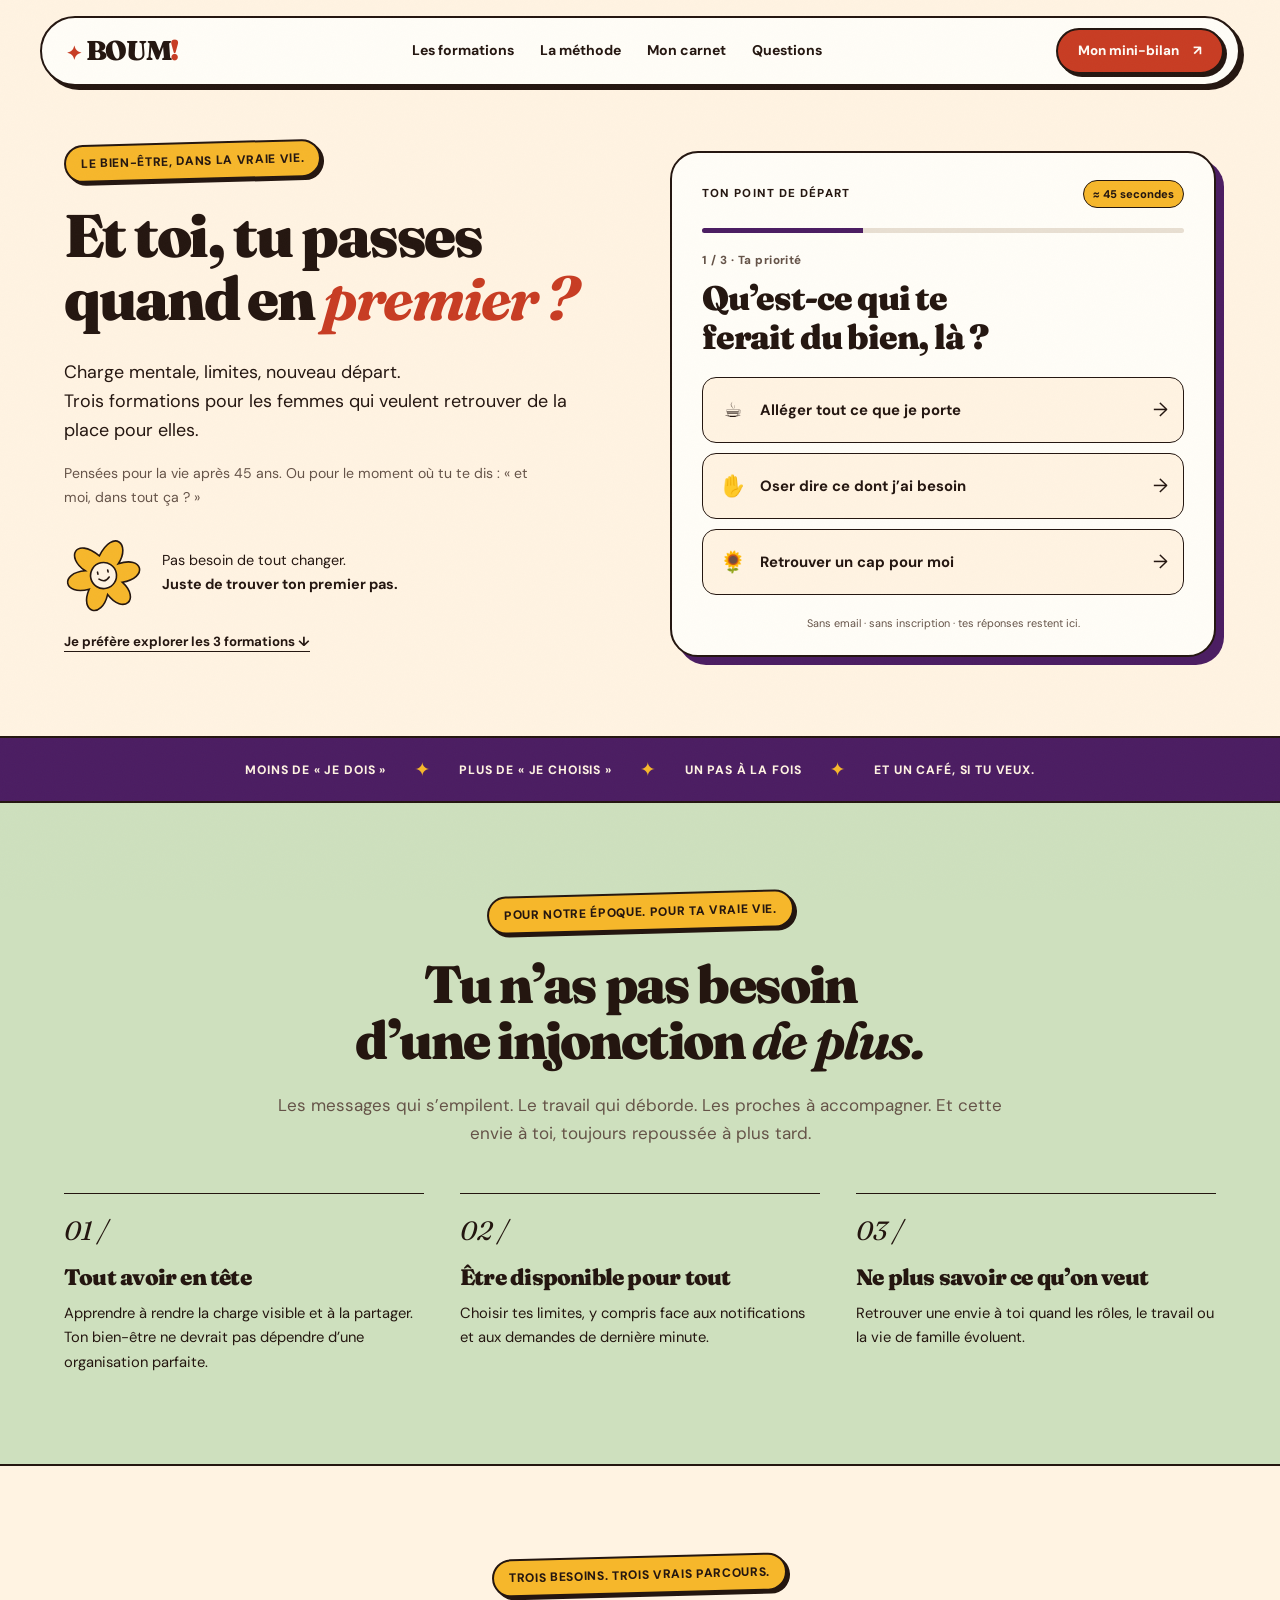
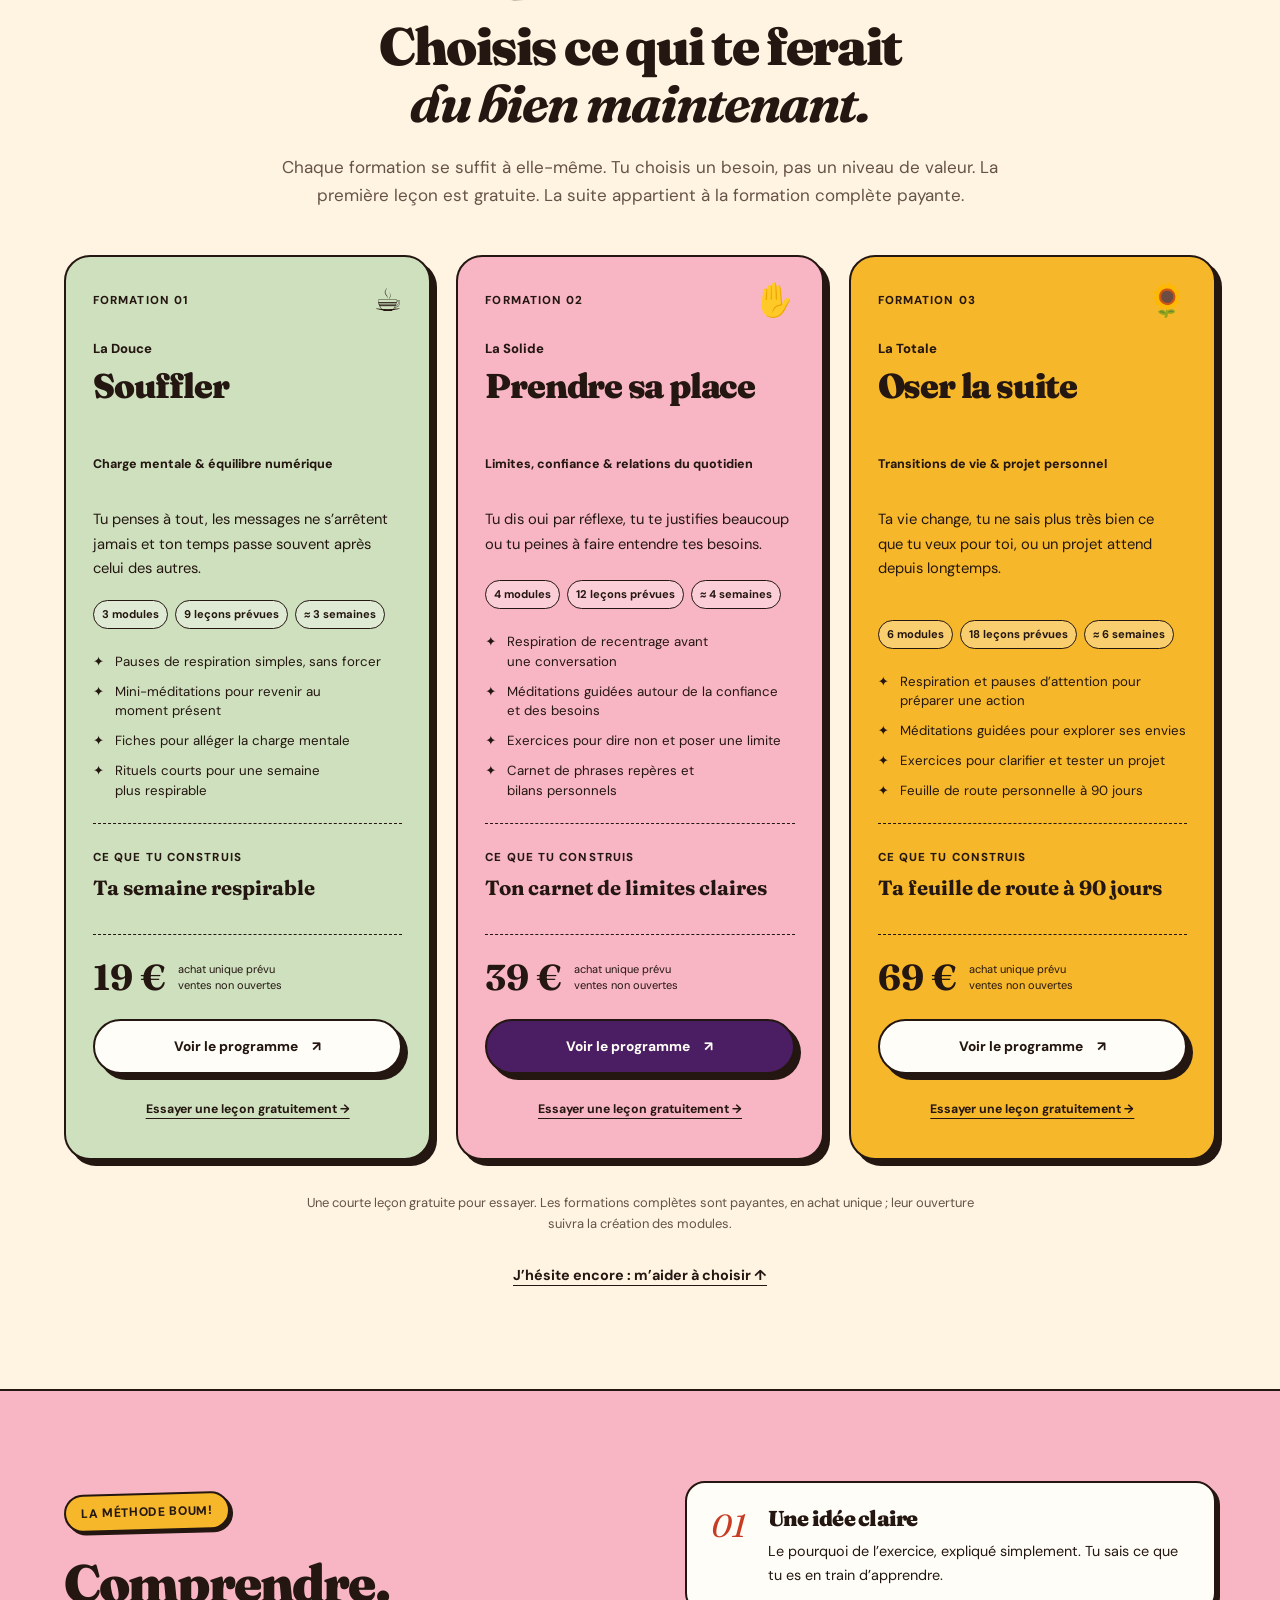
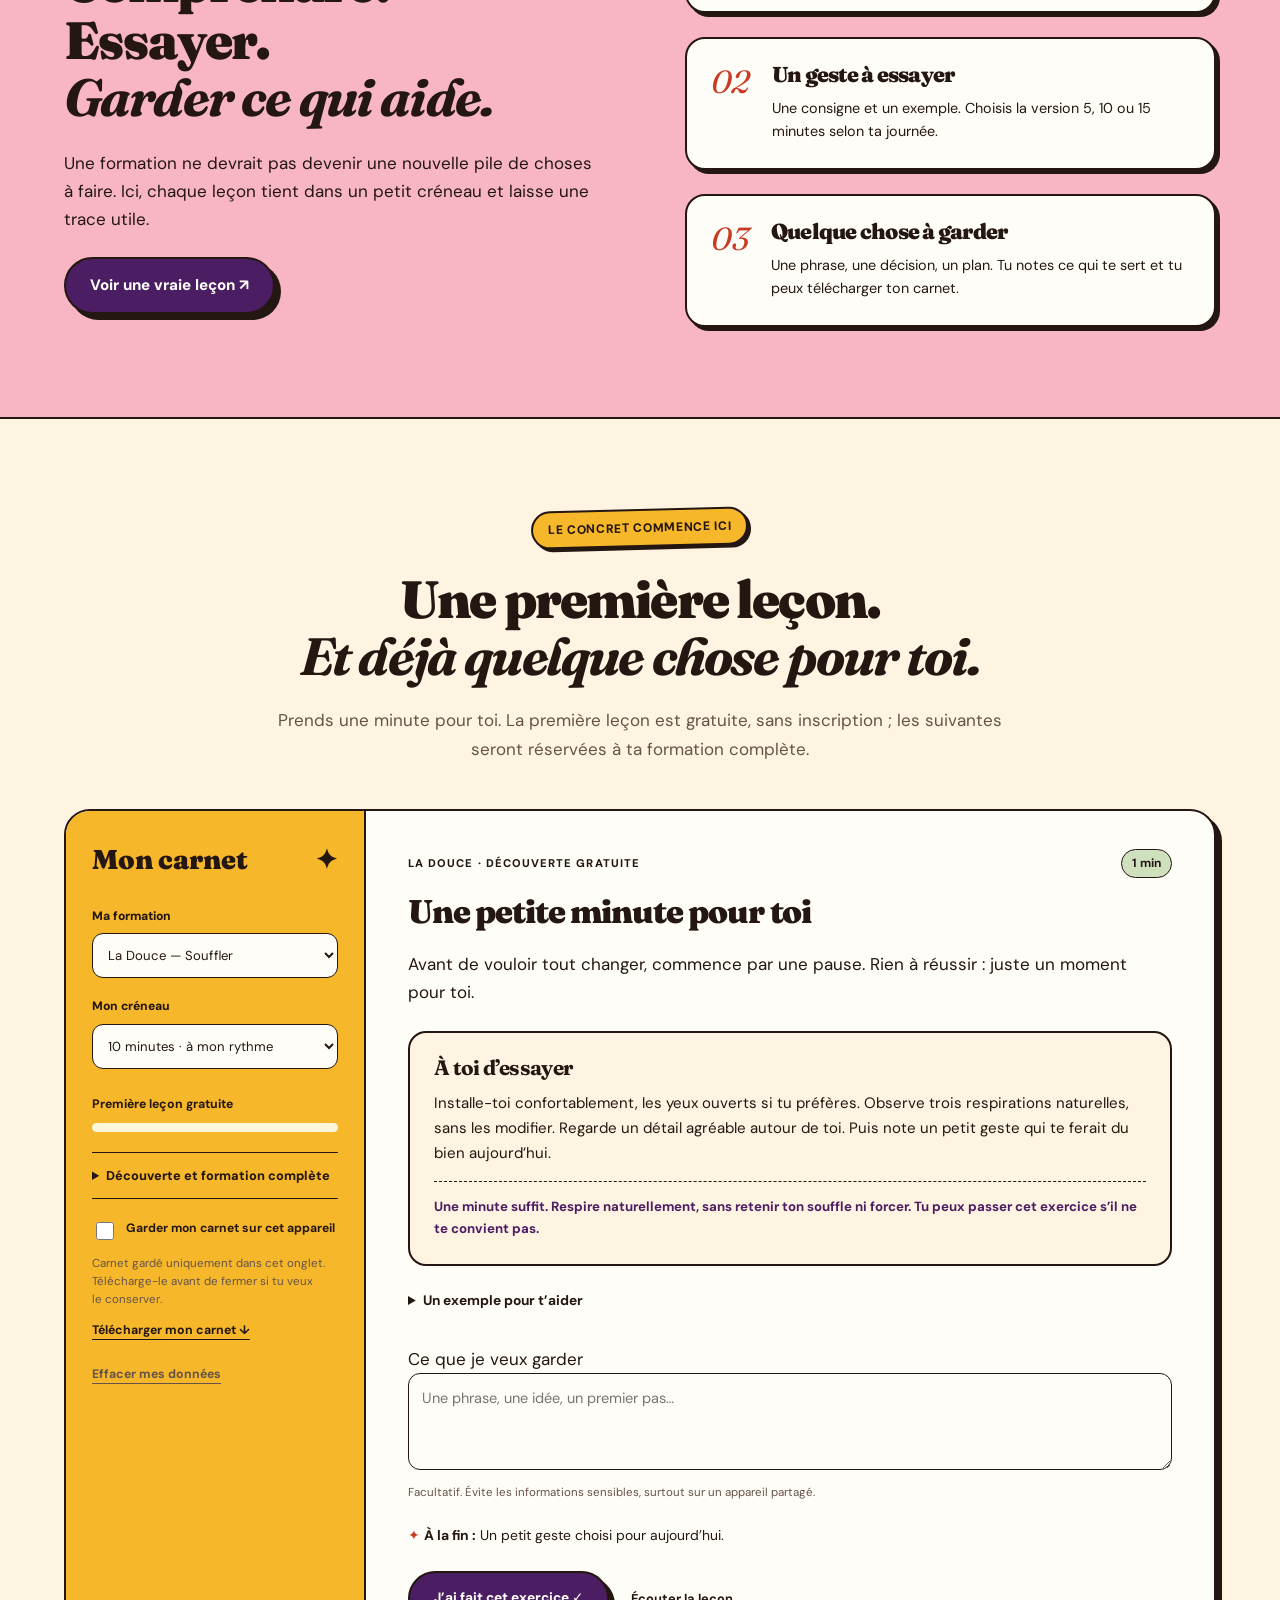
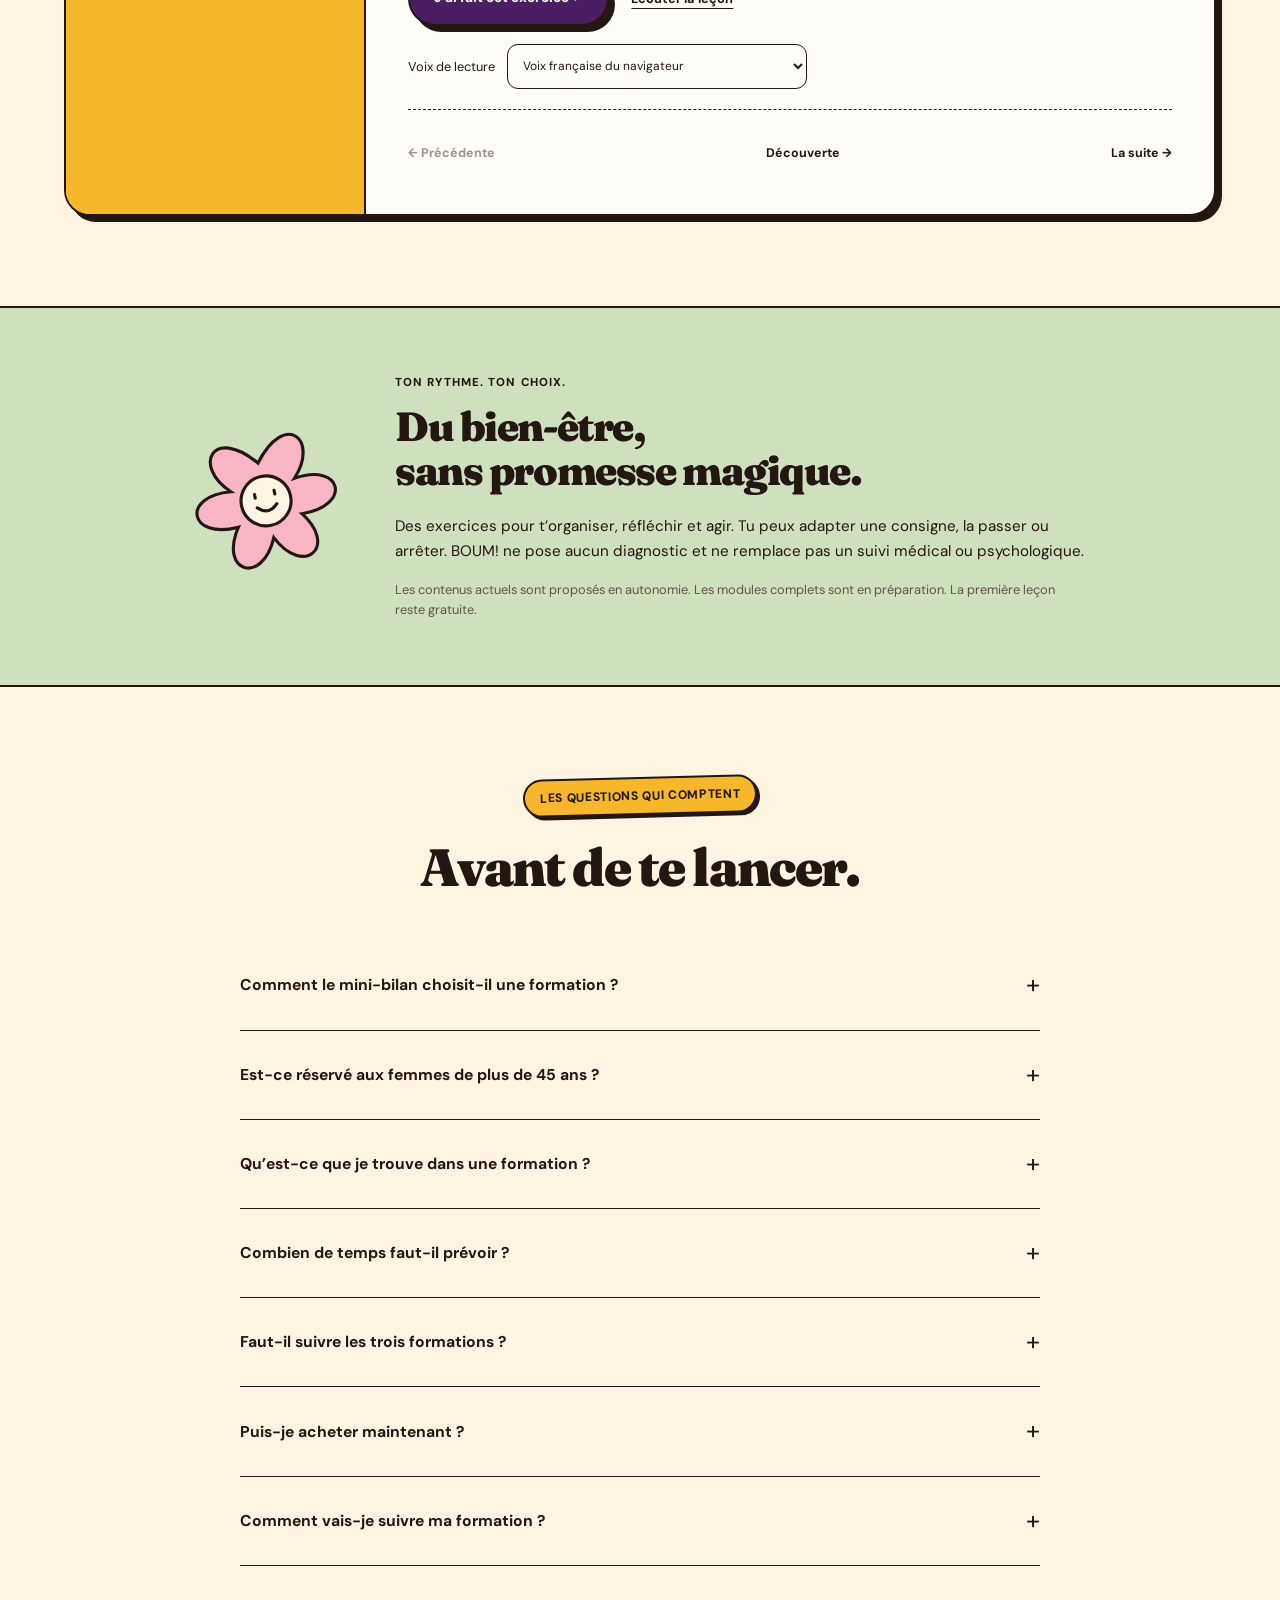
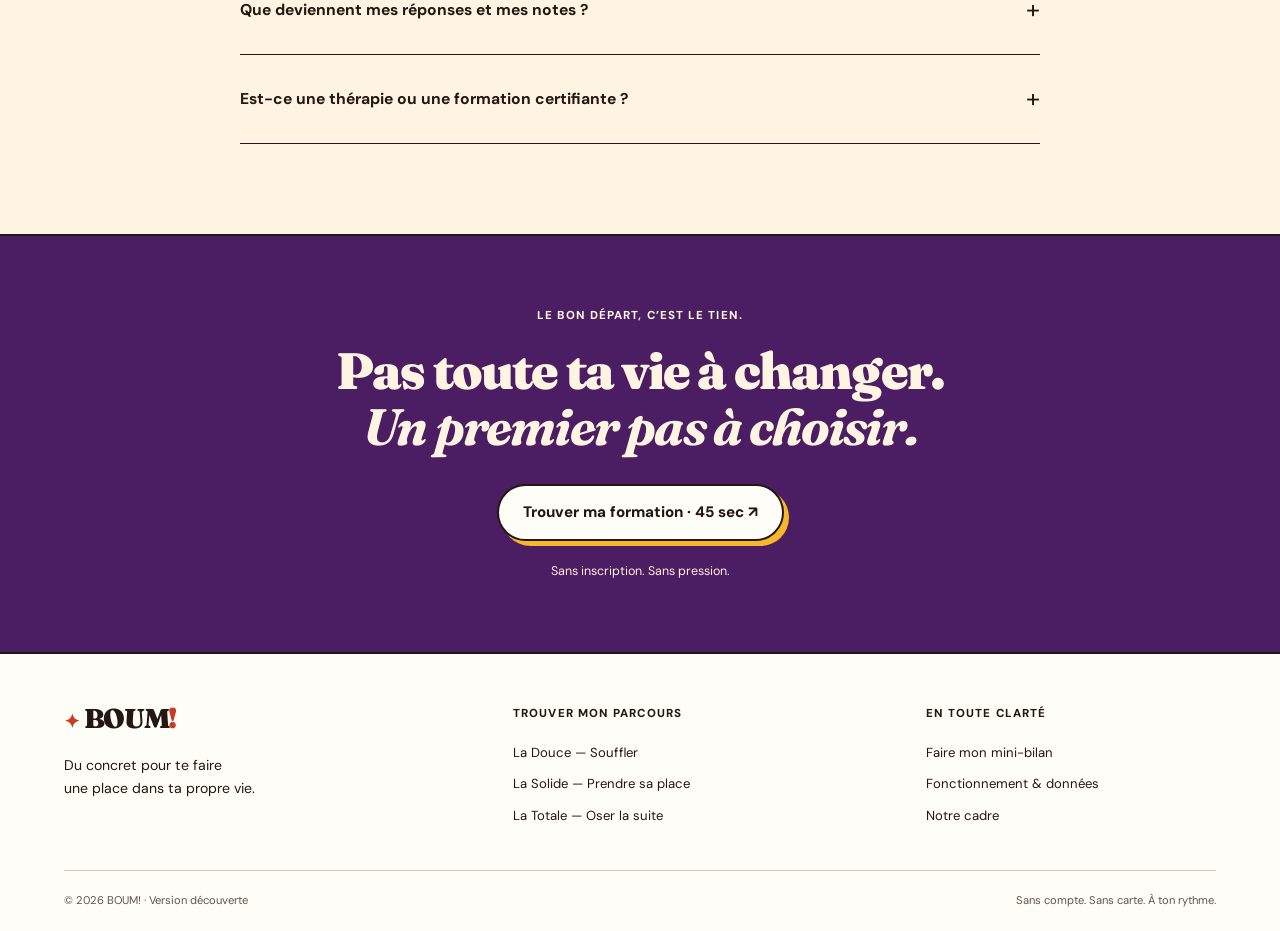
<file: index.html>
<!doctype html>
<html lang="fr"><head><meta charset="utf-8"><meta name="viewport" content="width=device-width, initial-scale=1">
<title>BOUM! — 3 formations bien-être pour femmes</title><meta name="description" content="Charge mentale, confiance, nouveau départ : trouve ta formation bien-être avec le mini-bilan BOUM!. Des leçons concrètes, à ton rythme. Découverte gratuite."><link rel="canonical" href="https://samirneo.github.io/MAMA/">
<meta name="theme-color" content="#FFF3E2"><meta name="robots" content="index,follow,max-image-preview:large">
<meta property="og:type" content="website"><meta property="og:locale" content="fr_FR"><meta property="og:site_name" content="BOUM!"><meta property="og:title" content="BOUM! — 3 formations bien-être pour femmes"><meta property="og:description" content="Charge mentale, confiance, nouveau départ : trouve ta formation bien-être avec le mini-bilan BOUM!. Des leçons concrètes, à ton rythme. Découverte gratuite."><meta property="og:url" content="https://samirneo.github.io/MAMA/"><meta property="og:image" content="https://samirneo.github.io/MAMA/assets/boum-partage.png"><meta property="og:image:width" content="1200"><meta property="og:image:height" content="630"><meta property="og:image:alt" content="BOUM! — Souffler, prendre sa place, oser la suite.">
<meta name="twitter:card" content="summary_large_image"><meta name="twitter:title" content="BOUM! — 3 formations bien-être pour femmes"><meta name="twitter:description" content="Charge mentale, confiance, nouveau départ : trouve ta formation bien-être avec le mini-bilan BOUM!. Des leçons concrètes, à ton rythme. Découverte gratuite."><meta name="twitter:image" content="https://samirneo.github.io/MAMA/assets/boum-partage.png">
<link rel="icon" href="assets/favicon.svg" type="image/svg+xml"><link rel="preconnect" href="https://fonts.googleapis.com"><link rel="preconnect" href="https://fonts.gstatic.com" crossorigin>
<link href="https://fonts.googleapis.com/css2?family=Fraunces:ital,opsz,wght@0,9..144,500;0,9..144,700;0,9..144,900;1,9..144,700;1,9..144,900&family=DM+Sans:wght@400;500;600;700;800&display=swap" rel="stylesheet">
<link rel="stylesheet" href="site.css"><script type="application/ld+json">{"@context":"https://schema.org","@graph":[{"@type":"WebSite","name":"BOUM!","url":"https://samirneo.github.io/MAMA/","inLanguage":"fr-FR"},{"@type":"ItemList","name":"Formations bien-être BOUM!","itemListElement":[{"@type":"ListItem","position":1,"item":{"@type":"Course","@id":"https://samirneo.github.io/MAMA/formations/souffler-charge-mentale/#formation","name":"La Douce — Souffler","description":"Rendre visible ce qui te pèse, alléger les sollicitations et retrouver une place dans ton propre agenda.","url":"https://samirneo.github.io/MAMA/formations/souffler-charge-mentale/","inLanguage":"fr-FR","provider":{"@type":"Organization","name":"BOUM!","url":"https://samirneo.github.io/MAMA/"},"educationalLevel":"Débutant","teaches":"Repartir avec une carte de ta charge mentale, une règle numérique et une semaine plus respirable.","hasCourseInstance":{"@type":"CourseInstance","courseMode":"online","inLanguage":"fr-FR"}}},{"@type":"ListItem","position":2,"item":{"@type":"Course","@id":"https://samirneo.github.io/MAMA/formations/confiance-limites/#formation","name":"La Solide — Prendre sa place","description":"Clarifier tes besoins, formuler un non et préparer des conversations plus claires, à la maison comme au travail.","url":"https://samirneo.github.io/MAMA/formations/confiance-limites/","inLanguage":"fr-FR","provider":{"@type":"Organization","name":"BOUM!","url":"https://samirneo.github.io/MAMA/"},"educationalLevel":"Débutant","teaches":"Repartir avec tes phrases repères, une conversation préparée et des limites que tu peux tenir.","hasCourseInstance":{"@type":"CourseInstance","courseMode":"online","inLanguage":"fr-FR"}}},{"@type":"ListItem","position":3,"item":{"@type":"Course","@id":"https://samirneo.github.io/MAMA/formations/nouveau-cap-projet-personnel/#formation","name":"La Totale — Oser la suite","description":"Faire de la place à tes envies et transformer un « un jour » en une petite expérience, puis en un cap concret.","url":"https://samirneo.github.io/MAMA/formations/nouveau-cap-projet-personnel/","inLanguage":"fr-FR","provider":{"@type":"Organization","name":"BOUM!","url":"https://samirneo.github.io/MAMA/"},"educationalLevel":"Débutant","teaches":"Repartir avec un projet clarifié, un premier essai et une feuille de route personnelle à 90 jours.","hasCourseInstance":{"@type":"CourseInstance","courseMode":"online","inLanguage":"fr-FR"}}}]}]}</script>
<script src="formations.js" defer></script><script src="programme-core.js" defer></script><script src="script.js" defer></script><script src="programme.js" defer></script></head><body><div class="sun-cursor" id="sunCursor" aria-hidden="true">☀</div><a class="skip" href="#contenu">Aller au contenu</a><header class="nav" id="nav"><div class="nav__inner"><a class="logo" href="./" aria-label="BOUM! — accueil"><span aria-hidden="true">✦</span> BOUM<span>!</span></a><nav id="navLinks" class="nav__links" aria-label="Navigation principale"><a href="#formules">Les formations</a><a href="#methode">La méthode</a><a href="#programme">Mon carnet</a><a href="#faq">Questions</a></nav><a class="btn btn--small nav__cta" href="#bilan">Mon mini-bilan <span aria-hidden="true">↗</span></a><button class="burger" id="burger" aria-label="Ouvrir le menu" aria-expanded="false" aria-controls="navLinks"><span></span><span></span></button></div></header><main id="contenu">
<section class="hero" id="top"><div class="wrap hero__grid"><div class="hero__copy"><p class="eyebrow">Le bien-être, dans la vraie vie.</p><h1>Et toi, tu passes<br> quand en <em>premier&nbsp;?</em></h1><p class="hero__lead">Charge mentale, limites, nouveau départ.<br> Trois formations pour les femmes qui veulent retrouver de la place pour elles.</p><p class="hero__audience">Pensées pour la vie après 45 ans. Ou pour le moment où tu te dis&nbsp;: «&nbsp;et moi, dans tout ça&nbsp;?&nbsp;»</p><div class="hero__note"><svg class="flower" viewBox="0 0 120 120" fill="none" aria-hidden="true"><path d="M60 33C30-4 8 25 34 51C-6 46-7 82 34 80C11 112 43 130 60 94C77 130 109 112 86 80C127 82 126 46 86 51C112 25 90-4 60 33Z" fill="currentColor" stroke="#241610" stroke-width="2.5"/><circle cx="60" cy="64" r="20" fill="#FFF3E2" stroke="#241610" stroke-width="2.5"/><path d="M52 68Q60 76 68 68M52 57v3m16-3v3" stroke="#241610" stroke-width="2.5" stroke-linecap="round"/></svg><span>Pas besoin de tout changer.<br><strong>Juste de trouver ton premier pas.</strong></span></div><a class="text-link hero__browse" href="#formules">Je préfère explorer les 3 formations ↓</a></div>
<section class="finder" id="bilan" aria-labelledby="finderTitle"><div class="finder__top"><span class="label">Ton point de départ</span><span class="finder__badge">≈ 45 secondes</span></div><div class="finder__progress" aria-hidden="true"><span id="finderBar"></span></div><div id="finderQuestions"><p class="finder__count" id="finderCount">1 / 3 · Ta priorité</p><h2 id="finderTitle" tabindex="-1">Qu’est-ce qui te ferait du bien, là&nbsp;?</h2><div class="finder__answers" id="finderAnswers"><a href="formations/souffler-charge-mentale/">Alléger tout ce que je porte →</a><a href="formations/confiance-limites/">Oser dire ce dont j’ai besoin →</a><a href="formations/nouveau-cap-projet-personnel/">Retrouver un cap pour moi →</a></div><button type="button" class="finder__back" id="finderBack" hidden>← Revenir à ma réponse</button></div><div id="finderResult" hidden><p class="finder__count">Ton point de départ conseillé</p><h2 id="resultTitle" tabindex="-1"></h2><p id="resultReason"></p><div class="finder__first"><span class="label">À essayer dès aujourd’hui</span><p id="resultAction"></p></div><p id="resultPace" class="small"></p><button type="button" class="btn btn--dark" id="resultStart">Ouvrir ma première leçon →</button><a id="resultDetail" class="text-link" href="#formules">Découvrir le programme complet</a><button type="button" class="finder__back" id="finderRestart">↺ Refaire mon mini-bilan</button></div><p class="finder__privacy">Sans email · sans inscription · tes réponses restent ici.</p><p id="finderStatus" class="sr-only" role="status"></p></section></div></section>
<div class="ticker" aria-hidden="true"><span>MOINS DE « JE DOIS »</span><b>✦</b><span>PLUS DE « JE CHOISIS »</span><b>✦</b><span>UN PAS À LA FOIS</span><b>✦</b><span>ET UN CAFÉ, SI TU VEUX.</span></div>
<section class="section reality" id="manifeste"><div class="wrap"><div class="section-heading"><p class="eyebrow">Pour notre époque. Pour ta vraie vie.</p><h2>Tu n’as pas besoin<br>d’une injonction <em>de plus.</em></h2><p>Les messages qui s’empilent. Le travail qui déborde. Les proches à accompagner. Et cette envie à toi, toujours repoussée à plus tard.</p></div><div class="reality__grid"><article><span aria-hidden="true">01 /</span><h3>Tout avoir en tête</h3><p>Apprendre à rendre la charge visible et à la partager. Ton bien-être ne devrait pas dépendre d’une organisation parfaite.</p></article><article><span aria-hidden="true">02 /</span><h3>Être disponible pour tout</h3><p>Choisir tes limites, y compris face aux notifications et aux demandes de dernière minute.</p></article><article><span aria-hidden="true">03 /</span><h3>Ne plus savoir ce qu’on veut</h3><p>Retrouver une envie à toi quand les rôles, le travail ou la vie de famille évoluent.</p></article></div></div></section>
<section class="section formations" id="formules"><div class="wrap"><div class="section-heading"><p class="eyebrow">Trois besoins. Trois vrais parcours.</p><h2>Choisis ce qui te ferait<br><em>du bien maintenant.</em></h2><p>Chaque formation se suffit à elle-même. Tu choisis un besoin, pas un niveau de valeur. La première leçon est gratuite. La suite appartient à la formation complète payante.</p></div><div class="course-grid"><article class="course-card course-card--sage" id="formule-douce"><div class="course-card__top"><span class="label">FORMATION 01</span><span class="course-card__symbol" aria-hidden="true">☕</span></div><p class="course-card__name">La Douce</p><h3>Souffler</h3><p class="course-card__topic">Charge mentale & équilibre numérique</p><p>Tu penses à tout, les messages ne s’arrêtent jamais et ton temps passe souvent après celui des autres.</p><ul class="course-card__facts"><li>3 modules</li><li>9 leçons prévues</li><li>≈ 3 semaines</li></ul><ul class="course-card__benefits"><li>Pauses de respiration simples, sans forcer</li><li>Mini-méditations pour revenir au moment présent</li><li>Fiches pour alléger la charge mentale</li><li>Rituels courts pour une semaine plus respirable</li></ul><div class="course-card__outcome"><span class="label">Ce que tu construis</span><strong>Ta semaine respirable</strong></div><p class="course-card__price"><strong>19 €</strong> <span>achat unique prévu<br>ventes non ouvertes</span></p><a class="btn btn--paper" href="formations/souffler-charge-mentale/">Voir le programme <span aria-hidden="true">↗</span></a><button type="button" class="text-link" data-course-start="douce">Essayer une leçon gratuitement →</button></article><article class="course-card course-card--pink" id="formule-solide"><div class="course-card__top"><span class="label">FORMATION 02</span><span class="course-card__symbol" aria-hidden="true">✋</span></div><p class="course-card__name">La Solide</p><h3>Prendre sa place</h3><p class="course-card__topic">Limites, confiance & relations du quotidien</p><p>Tu dis oui par réflexe, tu te justifies beaucoup ou tu peines à faire entendre tes besoins.</p><ul class="course-card__facts"><li>4 modules</li><li>12 leçons prévues</li><li>≈ 4 semaines</li></ul><ul class="course-card__benefits"><li>Respiration de recentrage avant une conversation</li><li>Méditations guidées autour de la confiance et des besoins</li><li>Exercices pour dire non et poser une limite</li><li>Carnet de phrases repères et bilans personnels</li></ul><div class="course-card__outcome"><span class="label">Ce que tu construis</span><strong>Ton carnet de limites claires</strong></div><p class="course-card__price"><strong>39 €</strong> <span>achat unique prévu<br>ventes non ouvertes</span></p><a class="btn btn--dark" href="formations/confiance-limites/">Voir le programme <span aria-hidden="true">↗</span></a><button type="button" class="text-link" data-course-start="solide">Essayer une leçon gratuitement →</button></article><article class="course-card course-card--mustard" id="formule-totale"><div class="course-card__top"><span class="label">FORMATION 03</span><span class="course-card__symbol" aria-hidden="true">🌻</span></div><p class="course-card__name">La Totale</p><h3>Oser la suite</h3><p class="course-card__topic">Transitions de vie & projet personnel</p><p>Ta vie change, tu ne sais plus très bien ce que tu veux pour toi, ou un projet attend depuis longtemps.</p><ul class="course-card__facts"><li>6 modules</li><li>18 leçons prévues</li><li>≈ 6 semaines</li></ul><ul class="course-card__benefits"><li>Respiration et pauses d’attention pour préparer une action</li><li>Méditations guidées pour explorer ses envies</li><li>Exercices pour clarifier et tester un projet</li><li>Feuille de route personnelle à 90 jours</li></ul><div class="course-card__outcome"><span class="label">Ce que tu construis</span><strong>Ta feuille de route à 90 jours</strong></div><p class="course-card__price"><strong>69 €</strong> <span>achat unique prévu<br>ventes non ouvertes</span></p><a class="btn btn--paper" href="formations/nouveau-cap-projet-personnel/">Voir le programme <span aria-hidden="true">↗</span></a><button type="button" class="text-link" data-course-start="totale">Essayer une leçon gratuitement →</button></article></div><p class="section-note">Une courte leçon gratuite pour essayer. Les formations complètes sont payantes, en achat unique ; leur ouverture suivra la création des modules.</p><a class="text-link centered" href="#bilan">J’hésite encore : m’aider à choisir ↑</a></div></section>
<section class="section method" id="methode"><div class="wrap method__grid"><div><p class="eyebrow">La méthode BOUM!</p><h2>Comprendre.<br> Essayer.<br> <em>Garder ce qui aide.</em></h2><p>Une formation ne devrait pas devenir une nouvelle pile de choses à faire. Ici, chaque leçon tient dans un petit créneau et laisse une trace utile.</p><a class="btn btn--dark" href="#programme">Voir une vraie leçon ↗</a></div><ol class="method__steps"><li><span>01</span><div><h3>Une idée claire</h3><p>Le pourquoi de l’exercice, expliqué simplement. Tu sais ce que tu es en train d’apprendre.</p></div></li><li><span>02</span><div><h3>Un geste à essayer</h3><p>Une consigne et un exemple. Choisis la version 5, 10 ou 15 minutes selon ta journée.</p></div></li><li><span>03</span><div><h3>Quelque chose à garder</h3><p>Une phrase, une décision, un plan. Tu notes ce qui te sert et tu peux télécharger ton carnet.</p></div></li></ol></div></section>
<section class="section studio" id="programme"><div class="wrap"><div class="section-heading"><p class="eyebrow">Le concret commence ici</p><h2>Une première leçon.<br><em>Et déjà quelque chose pour toi.</em></h2><p>Prends une minute pour toi. La première leçon est gratuite, sans inscription ; les suivantes seront réservées à ta formation complète.</p></div><div class="studio__shell"><aside class="studio__sidebar"><div class="studio__brand">Mon carnet <span aria-hidden="true">✦</span></div><label for="courseSelect">Ma formation</label><select id="courseSelect"><option value="douce">La Douce — Souffler</option><option value="solide">La Solide — Prendre sa place</option><option value="totale">La Totale — Oser la suite</option></select><label for="paceSelect">Mon créneau</label><select id="paceSelect"><option value="5">5 minutes · l’essentiel</option><option value="10" selected>10 minutes · à mon rythme</option><option value="15">15 minutes · j’approfondis</option></select><div class="studio__progress"><span id="lessonProgressText">Première leçon gratuite</span><progress id="lessonProgress" value="0" max="9" aria-label="Leçons terminées"></progress></div><details class="curriculum"><summary>Découverte et formation complète</summary><ol id="lessonList"></ol></details><label class="check-label"><input type="checkbox" id="remember"> Garder mon carnet sur cet appareil</label><p id="storageStatus" class="small">Sans sauvegarde, ton carnet reste dans cet onglet.</p><button type="button" id="exportNotebook" class="text-link">Télécharger mon carnet ↓</button><button type="button" id="resetNotebook" class="text-link text-link--muted">Effacer mes données</button></aside><article class="lesson" aria-labelledby="lessonTitle"><div class="lesson__head"><p id="lessonKicker" class="label"></p><span id="lessonDuration" class="pill">1 min</span></div><div id="previewContent"><h3 id="lessonTitle" tabindex="-1">Sortir la liste de ta tête</h3><p id="lessonIdea"></p><div class="lesson__exercise"><h4>À toi d’essayer</h4><p id="lessonAction"></p><p id="lessonPace" class="lesson__pace"></p></div><details class="lesson__example"><summary>Un exemple pour t’aider</summary><p id="lessonExample"></p></details><label for="lessonNote">Ce que je veux garder</label><textarea id="lessonNote" rows="3" maxlength="1200" placeholder="Une phrase, une idée, un premier pas…" aria-describedby="notePrivacy"></textarea><p id="notePrivacy" class="small">Facultatif. Évite les informations sensibles, surtout sur un appareil partagé.</p><p class="lesson__output"><span aria-hidden="true">✦</span> <strong>À la fin :</strong> <span id="lessonOutput"></span></p><div class="lesson__controls"><button type="button" class="btn btn--dark" id="completeLesson">J’ai fait cet exercice ✓</button><button type="button" class="text-link" id="listenLesson">Écouter la leçon</button></div><div class="voice-control"><label for="voiceSelect">Voix de lecture</label><select id="voiceSelect" aria-label="Choisir une voix française"><option value="">Voix douce disponible</option></select></div><p id="audioStatus" class="small" role="status"></p></div><div id="lessonPaywall" class="lesson__paywall" hidden><span aria-hidden="true" class="paywall-icon">✦</span><p class="label">La suite de ton parcours</p><h3 id="paywallTitle" tabindex="-1">Un peu plus loin,<br>un peu plus pour toi.</h3><p>Les prochaines leçons font partie de la formation complète payante.</p><ul id="paywallBenefits"></ul><button type="button" id="paywallBuy" class="btn btn--dark">Voir ma formation complète →</button><p class="small">Les modules sont en préparation. Le paiement ouvrira lorsqu’ils seront prêts.</p></div><nav class="lesson__pagination" aria-label="Navigation des leçons"><button type="button" id="previousLesson">← Précédente</button><span id="lessonPosition"></span><button type="button" id="nextLesson">Suivante →</button></nav><div id="courseFinished" class="lesson__finished" hidden><h4>Ta première pause est faite.</h4><p>Tu peux garder cette note. Pour aller plus loin, découvre les avantages de ta formation complète.</p></div><p id="notebookStatus" role="status" class="small"></p></article></div><noscript><p class="section-note">Active JavaScript pour utiliser le mini-bilan et le carnet. Les programmes détaillés restent lisibles depuis les pages des formations.</p></noscript></div></section>
<section class="section framework" id="cadre"><div class="wrap framework__box"><div class="framework__flower"><svg class="flower" viewBox="0 0 120 120" fill="none" aria-hidden="true"><path d="M60 33C30-4 8 25 34 51C-6 46-7 82 34 80C11 112 43 130 60 94C77 130 109 112 86 80C127 82 126 46 86 51C112 25 90-4 60 33Z" fill="currentColor" stroke="#241610" stroke-width="2.5"/><circle cx="60" cy="64" r="20" fill="#FFF3E2" stroke="#241610" stroke-width="2.5"/><path d="M52 68Q60 76 68 68M52 57v3m16-3v3" stroke="#241610" stroke-width="2.5" stroke-linecap="round"/></svg></div><div><p class="label">Ton rythme. Ton choix.</p><h2>Du bien-être,<br>sans promesse magique.</h2><p>Des exercices pour t’organiser, réfléchir et agir. Tu peux adapter une consigne, la passer ou arrêter. BOUM! ne pose aucun diagnostic et ne remplace pas un suivi médical ou psychologique.</p><p class="small">Les contenus actuels sont proposés en autonomie. Les modules complets sont en préparation. La première leçon reste gratuite.</p></div></div></section>
<section class="section faq" id="faq"><div class="wrap wrap--narrow"><div class="section-heading"><p class="eyebrow">Les questions qui comptent</p><h2>Avant de te lancer.</h2></div><details class="faq__item"><summary>Comment le mini-bilan choisit-il une formation ?<span aria-hidden="true">+</span></summary><p>Ta priorité détermine le parcours : alléger la charge, poser tes limites ou avancer sur un nouveau projet. Tes deux autres réponses adaptent le conseil de départ et le temps proposé. Le tarif ne participe pas à la recommandation. Ce bilan d’orientation n’est pas un test médical ou psychologique.</p></details><details class="faq__item"><summary>Est-ce réservé aux femmes de plus de 45 ans ?<span aria-hidden="true">+</span></summary><p>Les exemples ont été pensés notamment pour cette période : responsabilités qui s’accumulent, enfants qui grandissent, proches à accompagner, envie d’un nouveau chapitre. Tu peux suivre un parcours plus tôt ou plus tard si son objectif correspond à ta situation.</p></details><details class="faq__item"><summary>Qu’est-ce que je trouve dans une formation ?<span aria-hidden="true">+</span></summary><p>Une première leçon courte est gratuite. La suite sera payante et comprendra des exercices, des pauses de respiration, des méditations guidées et un carnet personnel. Les modules complets seront créés pour l’ouverture des formations.</p></details><details class="faq__item"><summary>Combien de temps faut-il prévoir ?<span aria-hidden="true">+</span></summary><p>Choisis 5, 10 ou 15 minutes par séance. Les rythmes de 3, 4 et 6 semaines sont des repères, à raison de trois leçons par semaine. Tu peux faire une pause, revenir sur une leçon ou avancer plus lentement.</p></details><details class="faq__item"><summary>Faut-il suivre les trois formations ?<span aria-hidden="true">+</span></summary><p>Non. Chaque formation répond à un besoin différent et fonctionne seule. La Totale explore plus longuement un projet personnel ; elle ne remplace pas les deux autres et n’est pas automatiquement le meilleur choix.</p></details><details class="faq__item"><summary>Puis-je acheter maintenant ?<span aria-hidden="true">+</span></summary><p>Pas encore. La première leçon est gratuite ; la suite est réservée à la formation complète payante. Les modules sont en préparation et le paiement ouvrira lorsqu’ils seront prêts. Aucun montant n’est encaissé aujourd’hui.</p></details><details class="faq__item"><summary>Comment vais-je suivre ma formation ?<span aria-hidden="true">+</span></summary><p>En autonomie, à ton rythme, avec des leçons courtes, des exercices guidés et ton carnet. La découverte est disponible maintenant ; le contenu complet des modules sera proposé à l’ouverture de chaque formation.</p></details><details class="faq__item"><summary>Que deviennent mes réponses et mes notes ?<span aria-hidden="true">+</span></summary><p>Le bilan reste dans cet onglet. La sauvegarde du carnet sur cet appareil est facultative. Tes notes restent sur cet appareil si tu choisis la sauvegarde. Tu peux les exporter ou les effacer. Sur un appareil partagé, garde la sauvegarde désactivée.</p></details><details class="faq__item"><summary>Est-ce une thérapie ou une formation certifiante ?<span aria-hidden="true">+</span></summary><p>Non. BOUM! propose des exercices d’organisation personnelle et de réflexion ; aucun diplôme, certification ou résultat de santé n’est promis. Ces formations ne remplacent pas un accompagnement médical ou psychologique. Si une situation te met en danger ou nécessite un soin, adresse-toi à une aide humaine qualifiée.</p></details></div></section>
<section class="closing"><div class="wrap"><p class="label">Le bon départ, c’est le tien.</p><h2>Pas toute ta vie à changer.<br><em>Un premier pas à choisir.</em></h2><a href="#bilan" class="btn btn--paper">Trouver ma formation · 45 sec ↗</a><p>Sans inscription. Sans pression.</p></div></section></main><footer class="footer"><div class="wrap footer__grid"><div><a class="logo" href="./"><span aria-hidden="true">✦</span> BOUM<span>!</span></a><p>Du concret pour te faire<br>une place dans ta propre vie.</p></div><nav aria-label="Formations"><p class="label">Trouver mon parcours</p><a href="formations/souffler-charge-mentale/">La Douce — Souffler</a><a href="formations/confiance-limites/">La Solide — Prendre sa place</a><a href="formations/nouveau-cap-projet-personnel/">La Totale — Oser la suite</a></nav><nav aria-label="Informations"><p class="label">En toute clarté</p><a href="#bilan">Faire mon mini-bilan</a><a href="#faq">Fonctionnement & données</a><a href="#cadre">Notre cadre</a></nav></div><div class="wrap footer__bottom"><p>© 2026 BOUM! · Version découverte</p><p>Sans compte. Sans carte. À ton rythme.</p></div></footer></body></html>
</file>
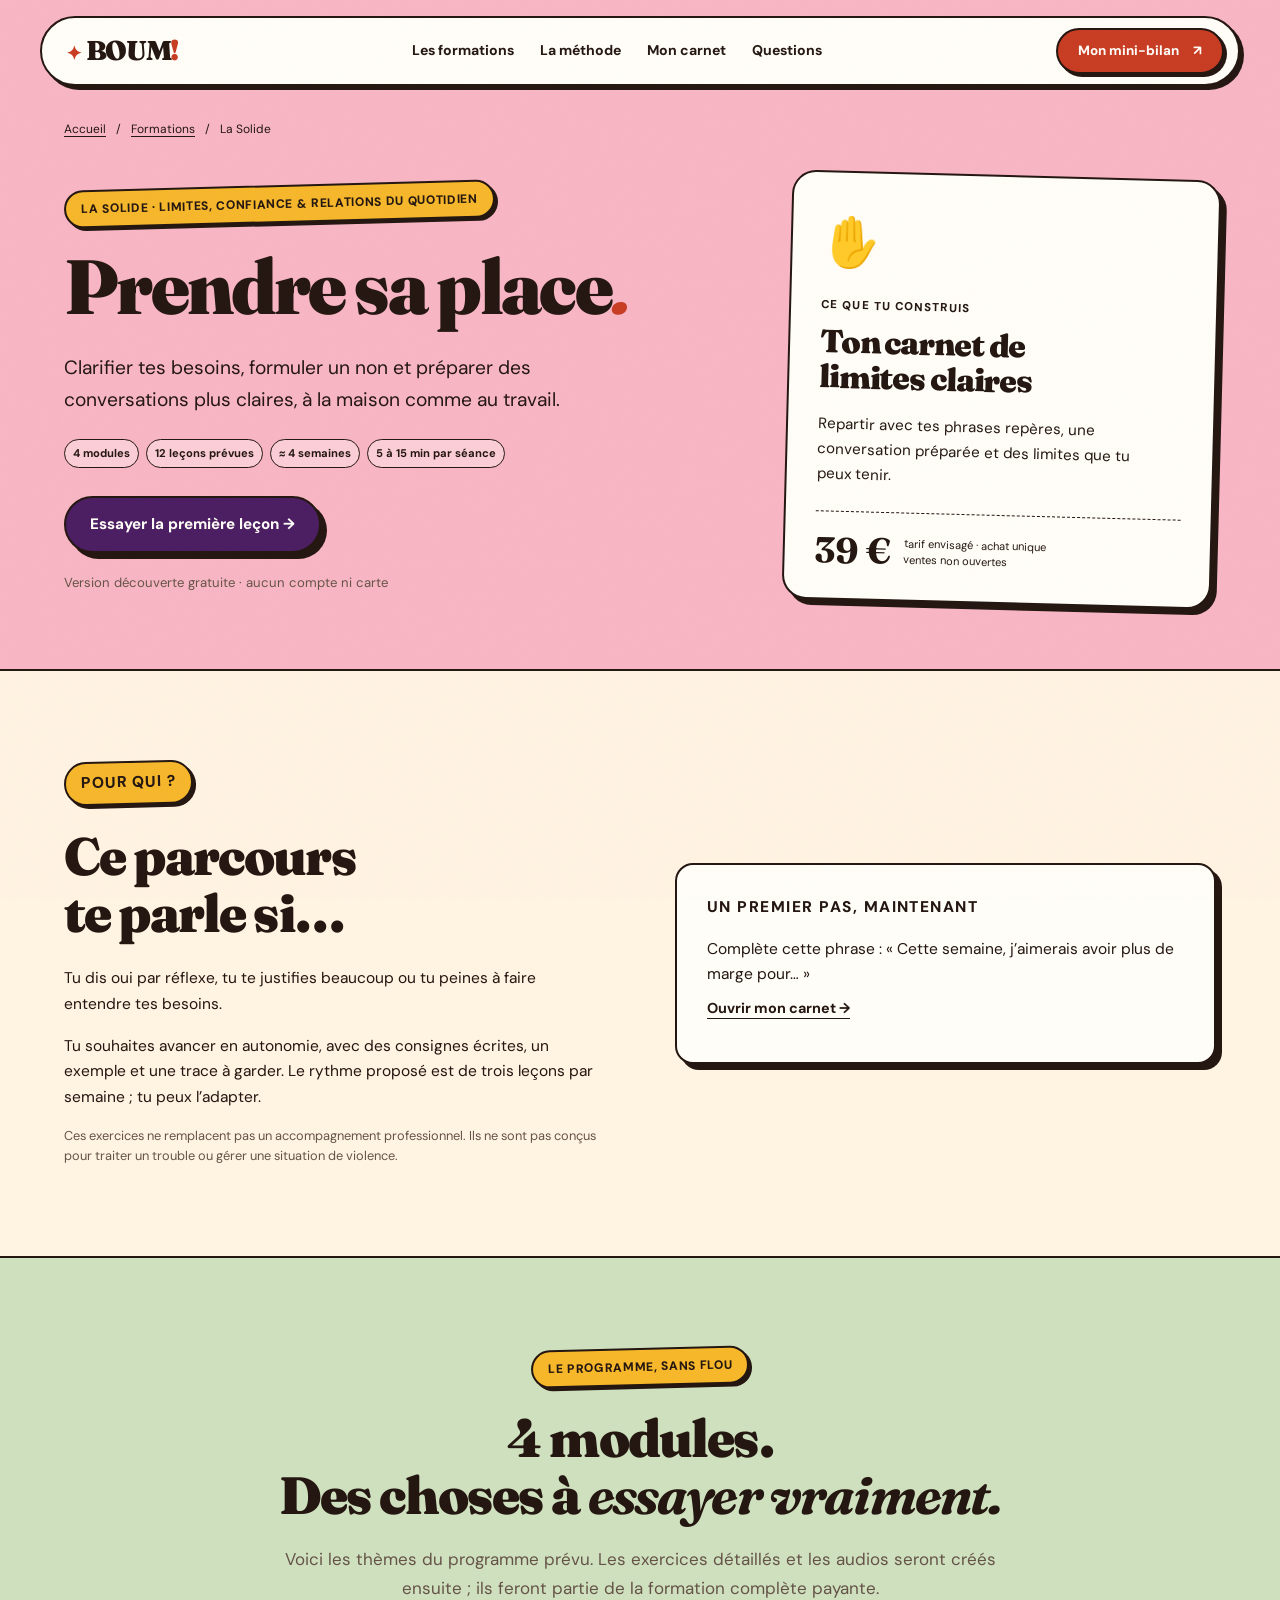
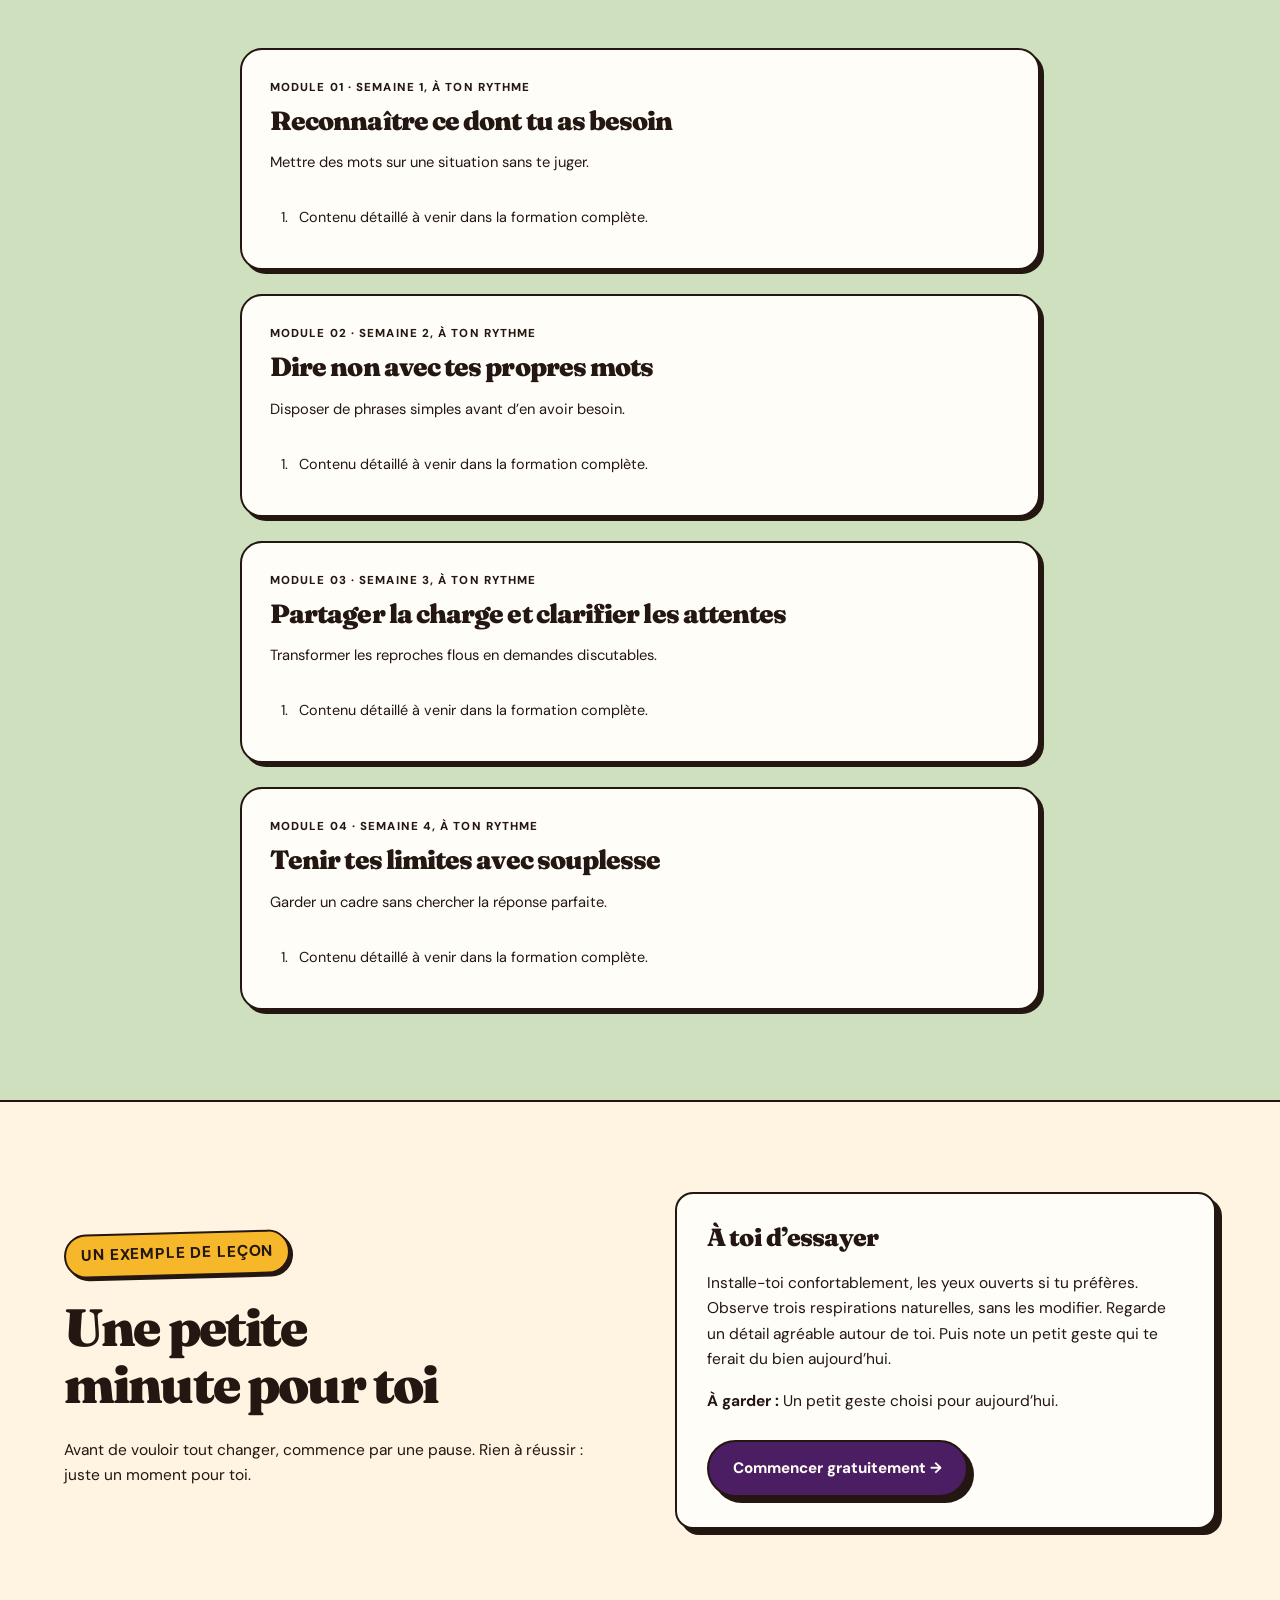
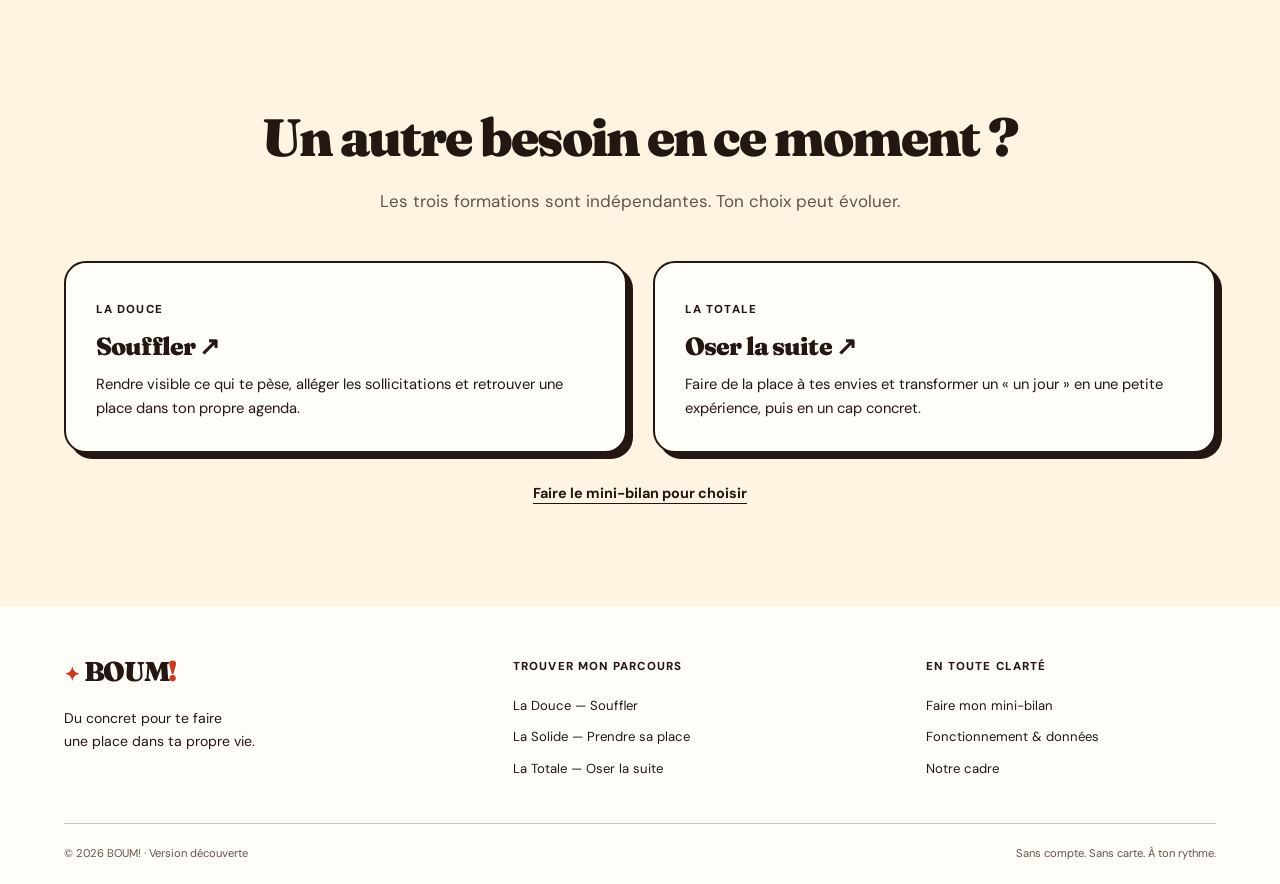
<file: formations/confiance-limites/index.html>
<!doctype html>
<html lang="fr"><head><meta charset="utf-8"><meta name="viewport" content="width=device-width, initial-scale=1">
<title>Prendre sa place — Formation bien-être La Solide | BOUM!</title><meta name="description" content="Limites, confiance &amp; relations du quotidien : 4 modules et 12 leçons prévues pour clarifier tes besoins, formuler un non et préparer des conversations plus claires, à la maison comme au travail."><link rel="canonical" href="https://samirneo.github.io/MAMA/formations/confiance-limites/">
<meta name="theme-color" content="#FFF3E2"><meta name="robots" content="index,follow,max-image-preview:large">
<meta property="og:type" content="website"><meta property="og:locale" content="fr_FR"><meta property="og:site_name" content="BOUM!"><meta property="og:title" content="Prendre sa place — Formation bien-être La Solide | BOUM!"><meta property="og:description" content="Limites, confiance &amp; relations du quotidien : 4 modules et 12 leçons prévues pour clarifier tes besoins, formuler un non et préparer des conversations plus claires, à la maison comme au travail."><meta property="og:url" content="https://samirneo.github.io/MAMA/formations/confiance-limites/"><meta property="og:image" content="https://samirneo.github.io/MAMA/assets/boum-partage.png"><meta property="og:image:width" content="1200"><meta property="og:image:height" content="630"><meta property="og:image:alt" content="BOUM! — Souffler, prendre sa place, oser la suite.">
<meta name="twitter:card" content="summary_large_image"><meta name="twitter:title" content="Prendre sa place — Formation bien-être La Solide | BOUM!"><meta name="twitter:description" content="Limites, confiance &amp; relations du quotidien : 4 modules et 12 leçons prévues pour clarifier tes besoins, formuler un non et préparer des conversations plus claires, à la maison comme au travail."><meta name="twitter:image" content="https://samirneo.github.io/MAMA/assets/boum-partage.png">
<link rel="icon" href="../../assets/favicon.svg" type="image/svg+xml"><link rel="preconnect" href="https://fonts.googleapis.com"><link rel="preconnect" href="https://fonts.gstatic.com" crossorigin>
<link href="https://fonts.googleapis.com/css2?family=Fraunces:ital,opsz,wght@0,9..144,500;0,9..144,700;0,9..144,900;1,9..144,700;1,9..144,900&family=DM+Sans:wght@400;500;600;700;800&display=swap" rel="stylesheet">
<link rel="stylesheet" href="../../site.css"><script type="application/ld+json">{"@context":"https://schema.org","@graph":[{"@type":"Course","@id":"https://samirneo.github.io/MAMA/formations/confiance-limites/#formation","name":"La Solide — Prendre sa place","description":"Clarifier tes besoins, formuler un non et préparer des conversations plus claires, à la maison comme au travail.","url":"https://samirneo.github.io/MAMA/formations/confiance-limites/","inLanguage":"fr-FR","provider":{"@type":"Organization","name":"BOUM!","url":"https://samirneo.github.io/MAMA/"},"educationalLevel":"Débutant","teaches":"Repartir avec tes phrases repères, une conversation préparée et des limites que tu peux tenir.","hasCourseInstance":{"@type":"CourseInstance","courseMode":"online","inLanguage":"fr-FR"}},{"@type":"BreadcrumbList","itemListElement":[{"@type":"ListItem","position":1,"name":"BOUM!","item":"https://samirneo.github.io/MAMA/"},{"@type":"ListItem","position":2,"name":"Prendre sa place","item":"https://samirneo.github.io/MAMA/formations/confiance-limites/"}]}]}</script>
<script src="../../formations.js" defer></script><script src="../../programme-core.js" defer></script><script src="../../script.js" defer></script><script src="../../programme.js" defer></script></head><body><div class="sun-cursor" id="sunCursor" aria-hidden="true">☀</div><a class="skip" href="#contenu">Aller au contenu</a><header class="nav" id="nav"><div class="nav__inner"><a class="logo" href="../../" aria-label="BOUM! — accueil"><span aria-hidden="true">✦</span> BOUM<span>!</span></a><nav id="navLinks" class="nav__links" aria-label="Navigation principale"><a href="../../#formules">Les formations</a><a href="../../#methode">La méthode</a><a href="../../#programme">Mon carnet</a><a href="../../#faq">Questions</a></nav><a class="btn btn--small nav__cta" href="../../#bilan">Mon mini-bilan <span aria-hidden="true">↗</span></a><button class="burger" id="burger" aria-label="Ouvrir le menu" aria-expanded="false" aria-controls="navLinks"><span></span><span></span></button></div></header><main id="contenu"><section class="course-hero course-hero--pink"><div class="wrap"><nav class="breadcrumb" aria-label="Fil d’Ariane"><a href="../../">Accueil</a><span aria-hidden="true">/</span><a href="../../#formules">Formations</a><span aria-hidden="true">/</span><span>La Solide</span></nav><div class="course-hero__grid"><div><p class="eyebrow">La Solide · Limites, confiance & relations du quotidien</p><h1>Prendre sa place<em>.</em></h1><p class="course-hero__lead">Clarifier tes besoins, formuler un non et préparer des conversations plus claires, à la maison comme au travail.</p><ul class="course-card__facts"><li>4 modules</li><li>12 leçons prévues</li><li>≈ 4 semaines</li><li>5 à 15 min par séance</li></ul><a href="../../?formation=solide#programme" class="btn btn--dark">Essayer la première leçon →</a><p class="small">Version découverte gratuite · aucun compte ni carte</p></div><aside class="course-promise"><span class="course-promise__emoji" aria-hidden="true">✋</span><p class="label">Ce que tu construis</p><h2>Ton carnet de limites claires</h2><p>Repartir avec tes phrases repères, une conversation préparée et des limites que tu peux tenir.</p><p class="course-card__price"><strong>39 €</strong><span>tarif envisagé · achat unique<br>ventes non ouvertes</span></p></aside></div></div></section><section class="section"><div class="wrap course-detail-grid"><div><p class="eyebrow">Pour qui ?</p><h2>Ce parcours te parle si…</h2><p>Tu dis oui par réflexe, tu te justifies beaucoup ou tu peines à faire entendre tes besoins.</p><p>Tu souhaites avancer en autonomie, avec des consignes écrites, un exemple et une trace à garder. Le rythme proposé est de trois leçons par semaine ; tu peux l’adapter.</p><p class="small">Ces exercices ne remplacent pas un accompagnement professionnel. Ils ne sont pas conçus pour traiter un trouble ou gérer une situation de violence.</p></div><div class="paper-note"><p class="label">Un premier pas, maintenant</p><p>Complète cette phrase : « Cette semaine, j’aimerais avoir plus de marge pour… »</p><a class="text-link" href="../../?formation=solide#programme">Ouvrir mon carnet →</a></div></div></section><section class="section syllabus"><div class="wrap wrap--narrow"><div class="section-heading"><p class="eyebrow">Le programme, sans flou</p><h2>4 modules.<br>Des choses à <em>essayer vraiment.</em></h2><p>Voici les thèmes du programme prévu. Les exercices détaillés et les audios seront créés ensuite ; ils feront partie de la formation complète payante.</p></div><article class="module"><p class="label">Module 01 · semaine 1, à ton rythme</p><h3>Reconnaître ce dont tu as besoin</h3><p>Mettre des mots sur une situation sans te juger.</p><ol><li>Contenu détaillé à venir dans la formation complète.</li></ol></article><article class="module"><p class="label">Module 02 · semaine 2, à ton rythme</p><h3>Dire non avec tes propres mots</h3><p>Disposer de phrases simples avant d’en avoir besoin.</p><ol><li>Contenu détaillé à venir dans la formation complète.</li></ol></article><article class="module"><p class="label">Module 03 · semaine 3, à ton rythme</p><h3>Partager la charge et clarifier les attentes</h3><p>Transformer les reproches flous en demandes discutables.</p><ol><li>Contenu détaillé à venir dans la formation complète.</li></ol></article><article class="module"><p class="label">Module 04 · semaine 4, à ton rythme</p><h3>Tenir tes limites avec souplesse</h3><p>Garder un cadre sans chercher la réponse parfaite.</p><ol><li>Contenu détaillé à venir dans la formation complète.</li></ol></article></div></section><section class="section"><div class="wrap course-detail-grid"><div><p class="eyebrow">Un exemple de leçon</p><h2>Une petite minute pour toi</h2><p>Avant de vouloir tout changer, commence par une pause. Rien à réussir : juste un moment pour toi.</p></div><div class="paper-note"><h3>À toi d’essayer</h3><p>Installe-toi confortablement, les yeux ouverts si tu préfères. Observe trois respirations naturelles, sans les modifier. Regarde un détail agréable autour de toi. Puis note un petit geste qui te ferait du bien aujourd’hui.</p><p><strong>À garder :</strong> Un petit geste choisi pour aujourd’hui.</p><a class="btn btn--dark" href="../../?formation=solide#programme">Commencer gratuitement →</a></div></div></section><section class="section course-other"><div class="wrap"><div class="section-heading"><h2>Un autre besoin en ce moment ?</h2><p>Les trois formations sont indépendantes. Ton choix peut évoluer.</p></div><div class="other-grid"><a class="other-card" href="../souffler-charge-mentale/"><span class="label">La Douce</span><h3>Souffler ↗</h3><p>Rendre visible ce qui te pèse, alléger les sollicitations et retrouver une place dans ton propre agenda.</p></a><a class="other-card" href="../nouveau-cap-projet-personnel/"><span class="label">La Totale</span><h3>Oser la suite ↗</h3><p>Faire de la place à tes envies et transformer un « un jour » en une petite expérience, puis en un cap concret.</p></a></div><a class="text-link centered" href="../../#bilan">Faire le mini-bilan pour choisir</a></div></section></main><footer class="footer"><div class="wrap footer__grid"><div><a class="logo" href="../../"><span aria-hidden="true">✦</span> BOUM<span>!</span></a><p>Du concret pour te faire<br>une place dans ta propre vie.</p></div><nav aria-label="Formations"><p class="label">Trouver mon parcours</p><a href="../../formations/souffler-charge-mentale/">La Douce — Souffler</a><a href="../../formations/confiance-limites/">La Solide — Prendre sa place</a><a href="../../formations/nouveau-cap-projet-personnel/">La Totale — Oser la suite</a></nav><nav aria-label="Informations"><p class="label">En toute clarté</p><a href="../../#bilan">Faire mon mini-bilan</a><a href="../../#faq">Fonctionnement & données</a><a href="../../#cadre">Notre cadre</a></nav></div><div class="wrap footer__bottom"><p>© 2026 BOUM! · Version découverte</p><p>Sans compte. Sans carte. À ton rythme.</p></div></footer></body></html>
</file>
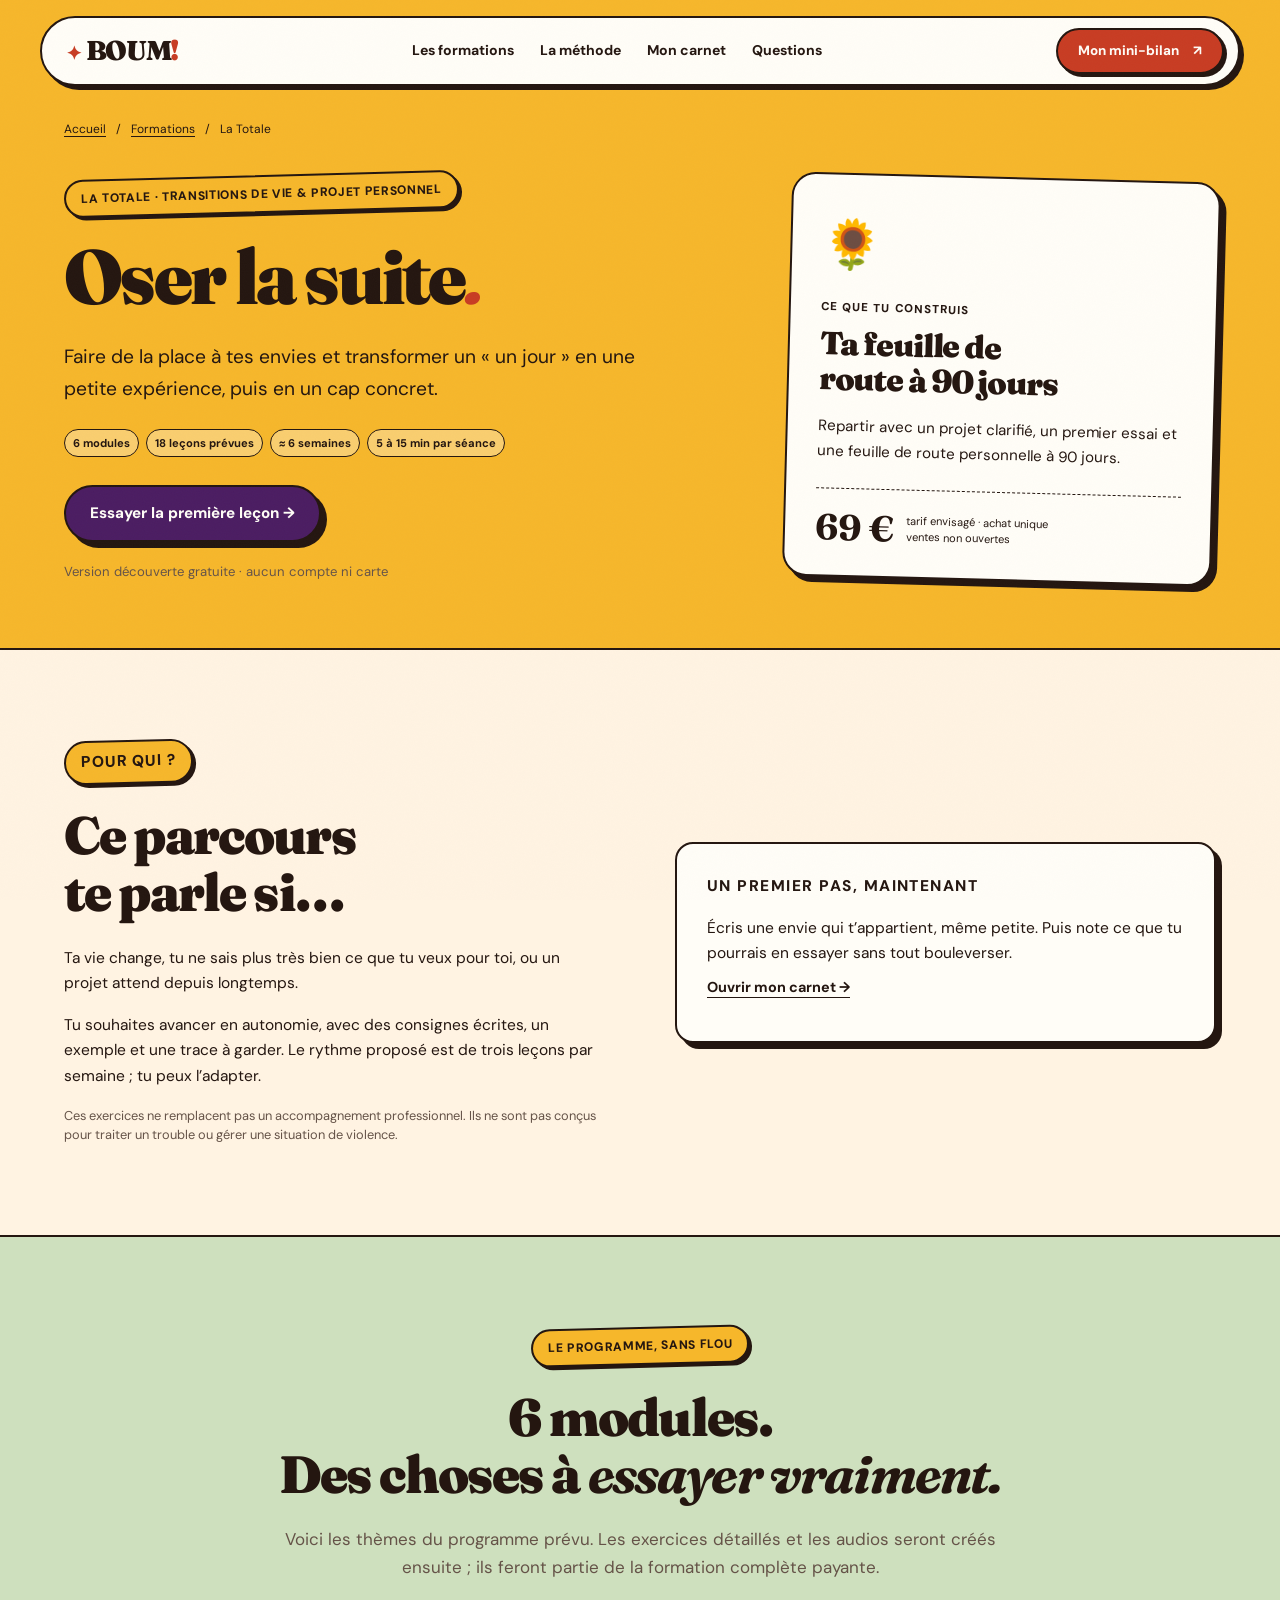
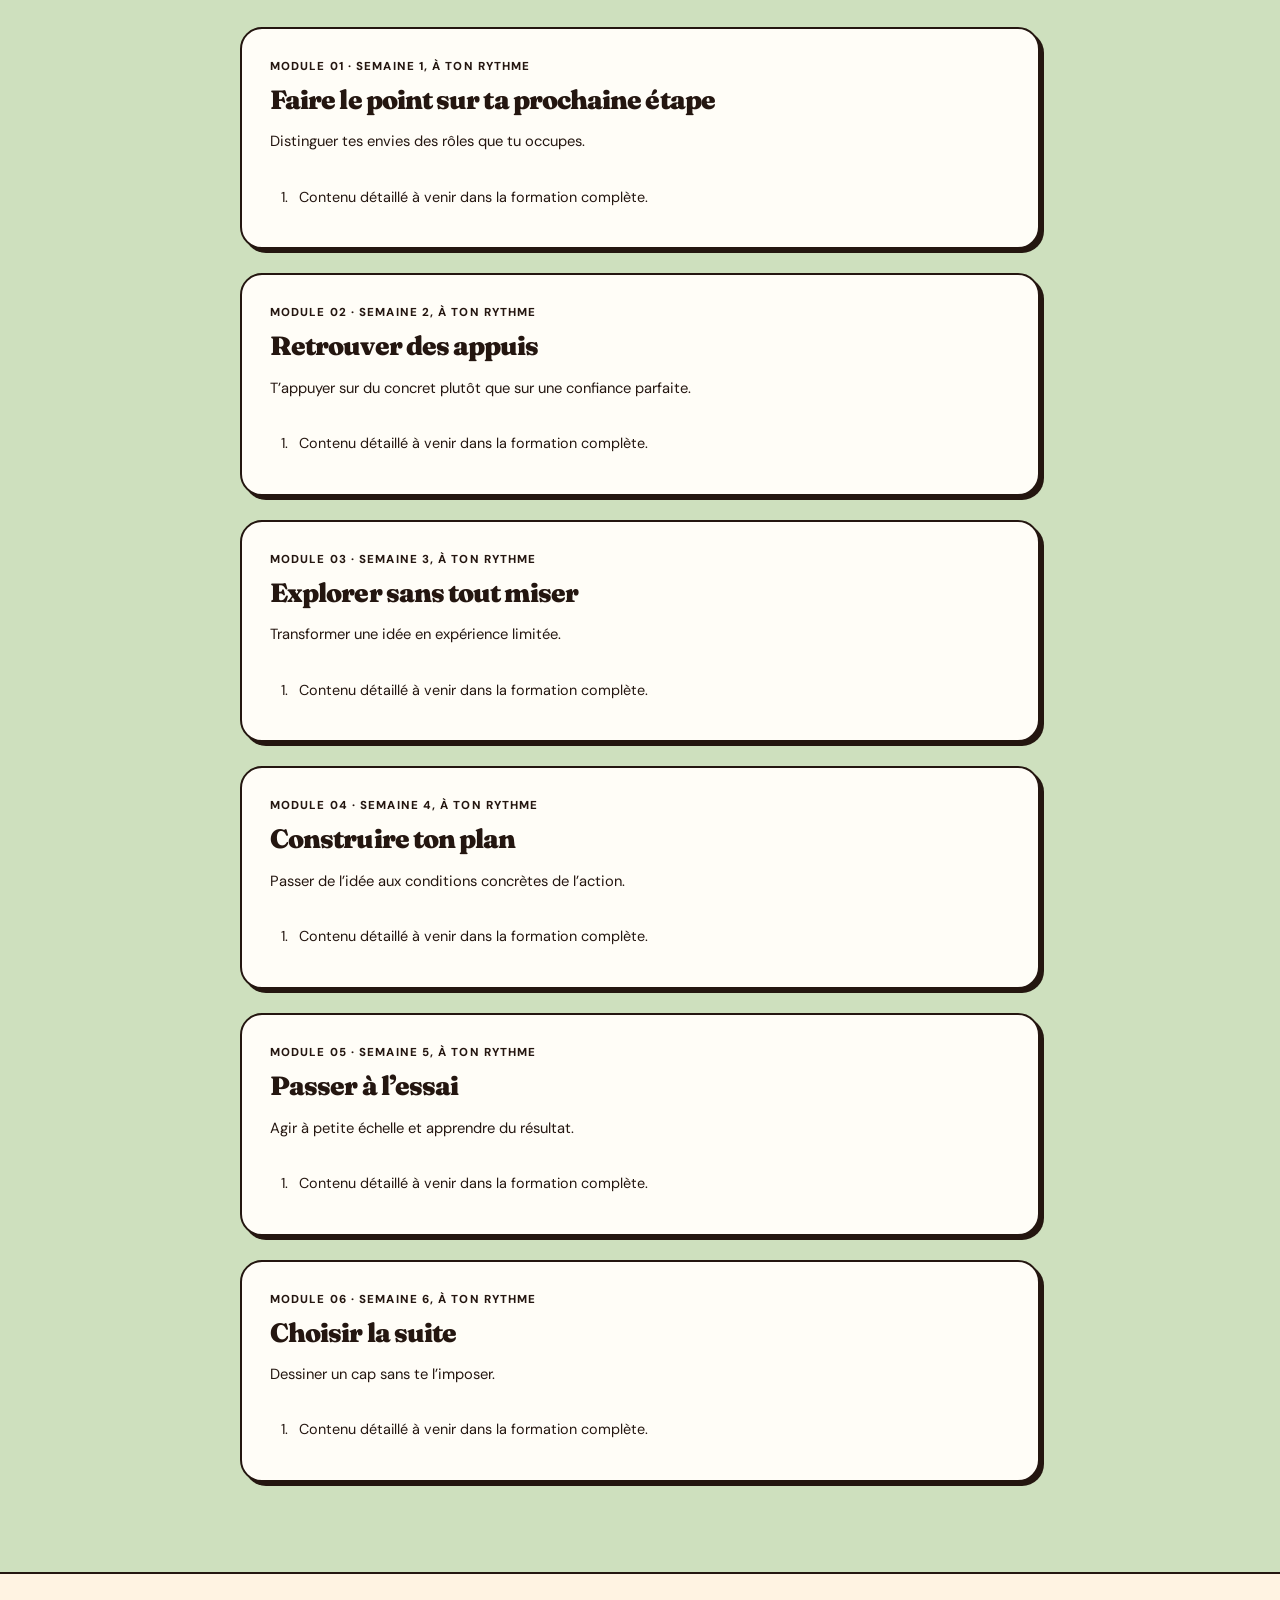
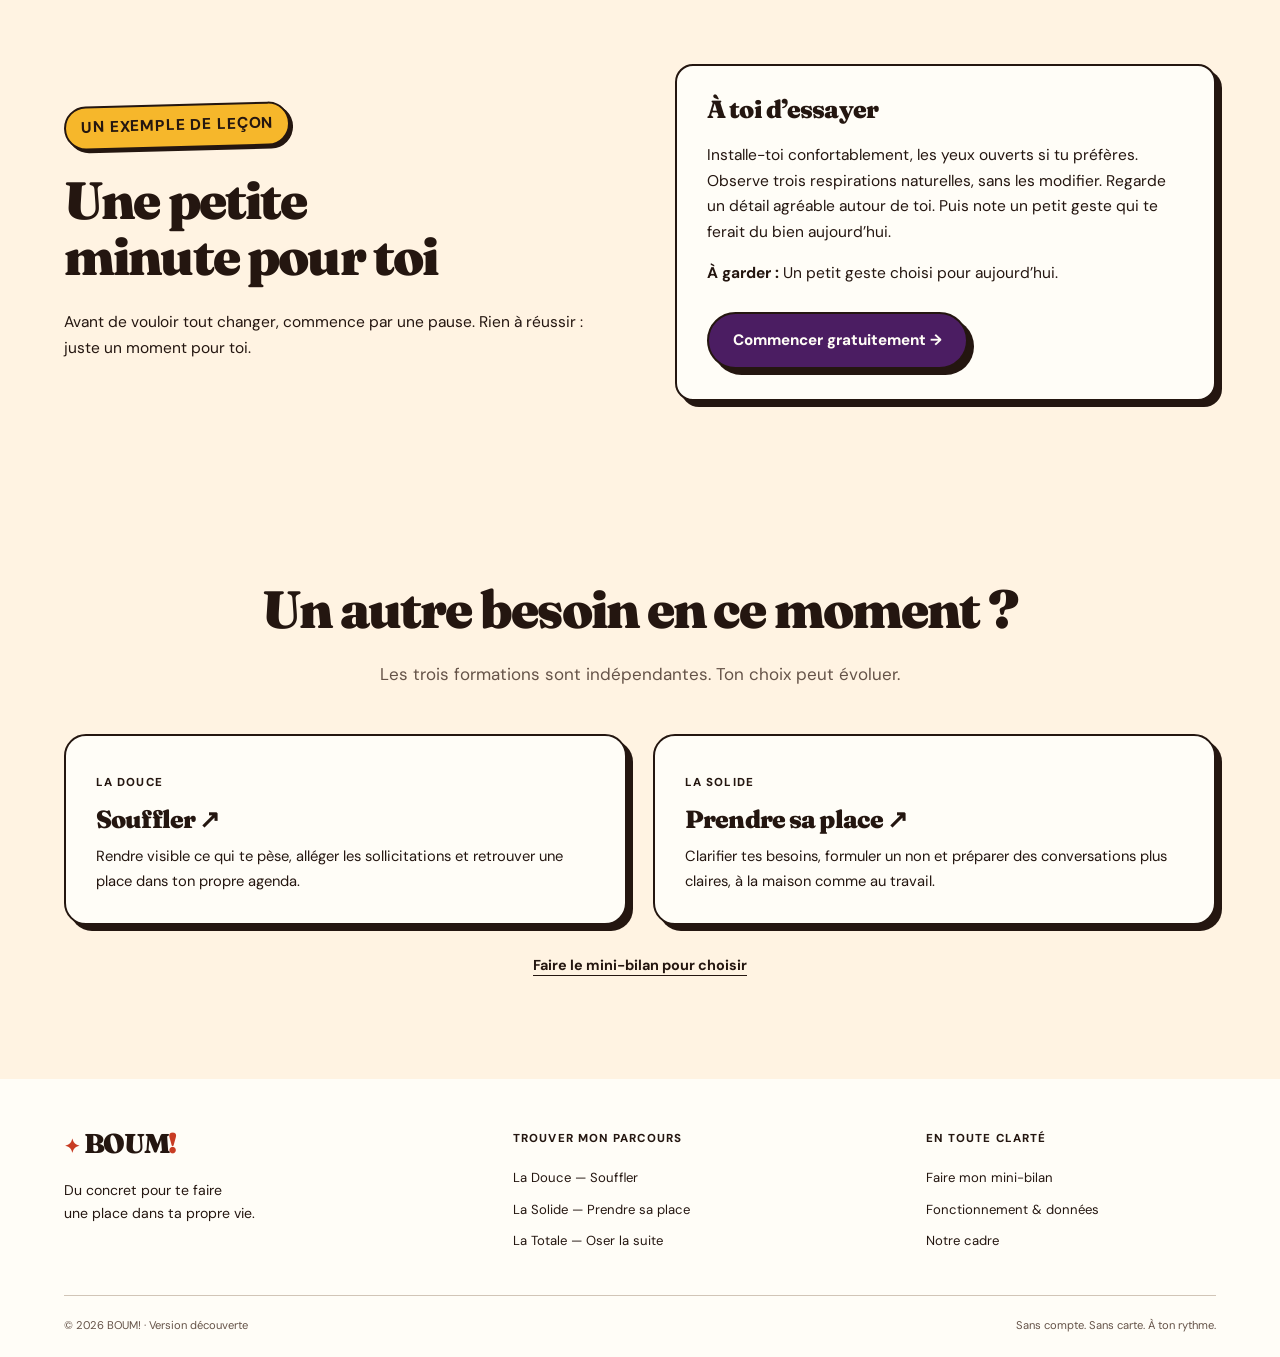
<file: formations/nouveau-cap-projet-personnel/index.html>
<!doctype html>
<html lang="fr"><head><meta charset="utf-8"><meta name="viewport" content="width=device-width, initial-scale=1">
<title>Oser la suite — Formation bien-être La Totale | BOUM!</title><meta name="description" content="Transitions de vie &amp; projet personnel : 6 modules et 18 leçons prévues pour faire de la place à tes envies et transformer un « un jour » en une petite expérience, puis en un cap concret."><link rel="canonical" href="https://samirneo.github.io/MAMA/formations/nouveau-cap-projet-personnel/">
<meta name="theme-color" content="#FFF3E2"><meta name="robots" content="index,follow,max-image-preview:large">
<meta property="og:type" content="website"><meta property="og:locale" content="fr_FR"><meta property="og:site_name" content="BOUM!"><meta property="og:title" content="Oser la suite — Formation bien-être La Totale | BOUM!"><meta property="og:description" content="Transitions de vie &amp; projet personnel : 6 modules et 18 leçons prévues pour faire de la place à tes envies et transformer un « un jour » en une petite expérience, puis en un cap concret."><meta property="og:url" content="https://samirneo.github.io/MAMA/formations/nouveau-cap-projet-personnel/"><meta property="og:image" content="https://samirneo.github.io/MAMA/assets/boum-partage.png"><meta property="og:image:width" content="1200"><meta property="og:image:height" content="630"><meta property="og:image:alt" content="BOUM! — Souffler, prendre sa place, oser la suite.">
<meta name="twitter:card" content="summary_large_image"><meta name="twitter:title" content="Oser la suite — Formation bien-être La Totale | BOUM!"><meta name="twitter:description" content="Transitions de vie &amp; projet personnel : 6 modules et 18 leçons prévues pour faire de la place à tes envies et transformer un « un jour » en une petite expérience, puis en un cap concret."><meta name="twitter:image" content="https://samirneo.github.io/MAMA/assets/boum-partage.png">
<link rel="icon" href="../../assets/favicon.svg" type="image/svg+xml"><link rel="preconnect" href="https://fonts.googleapis.com"><link rel="preconnect" href="https://fonts.gstatic.com" crossorigin>
<link href="https://fonts.googleapis.com/css2?family=Fraunces:ital,opsz,wght@0,9..144,500;0,9..144,700;0,9..144,900;1,9..144,700;1,9..144,900&family=DM+Sans:wght@400;500;600;700;800&display=swap" rel="stylesheet">
<link rel="stylesheet" href="../../site.css"><script type="application/ld+json">{"@context":"https://schema.org","@graph":[{"@type":"Course","@id":"https://samirneo.github.io/MAMA/formations/nouveau-cap-projet-personnel/#formation","name":"La Totale — Oser la suite","description":"Faire de la place à tes envies et transformer un « un jour » en une petite expérience, puis en un cap concret.","url":"https://samirneo.github.io/MAMA/formations/nouveau-cap-projet-personnel/","inLanguage":"fr-FR","provider":{"@type":"Organization","name":"BOUM!","url":"https://samirneo.github.io/MAMA/"},"educationalLevel":"Débutant","teaches":"Repartir avec un projet clarifié, un premier essai et une feuille de route personnelle à 90 jours.","hasCourseInstance":{"@type":"CourseInstance","courseMode":"online","inLanguage":"fr-FR"}},{"@type":"BreadcrumbList","itemListElement":[{"@type":"ListItem","position":1,"name":"BOUM!","item":"https://samirneo.github.io/MAMA/"},{"@type":"ListItem","position":2,"name":"Oser la suite","item":"https://samirneo.github.io/MAMA/formations/nouveau-cap-projet-personnel/"}]}]}</script>
<script src="../../formations.js" defer></script><script src="../../programme-core.js" defer></script><script src="../../script.js" defer></script><script src="../../programme.js" defer></script></head><body><div class="sun-cursor" id="sunCursor" aria-hidden="true">☀</div><a class="skip" href="#contenu">Aller au contenu</a><header class="nav" id="nav"><div class="nav__inner"><a class="logo" href="../../" aria-label="BOUM! — accueil"><span aria-hidden="true">✦</span> BOUM<span>!</span></a><nav id="navLinks" class="nav__links" aria-label="Navigation principale"><a href="../../#formules">Les formations</a><a href="../../#methode">La méthode</a><a href="../../#programme">Mon carnet</a><a href="../../#faq">Questions</a></nav><a class="btn btn--small nav__cta" href="../../#bilan">Mon mini-bilan <span aria-hidden="true">↗</span></a><button class="burger" id="burger" aria-label="Ouvrir le menu" aria-expanded="false" aria-controls="navLinks"><span></span><span></span></button></div></header><main id="contenu"><section class="course-hero course-hero--mustard"><div class="wrap"><nav class="breadcrumb" aria-label="Fil d’Ariane"><a href="../../">Accueil</a><span aria-hidden="true">/</span><a href="../../#formules">Formations</a><span aria-hidden="true">/</span><span>La Totale</span></nav><div class="course-hero__grid"><div><p class="eyebrow">La Totale · Transitions de vie & projet personnel</p><h1>Oser la suite<em>.</em></h1><p class="course-hero__lead">Faire de la place à tes envies et transformer un « un jour » en une petite expérience, puis en un cap concret.</p><ul class="course-card__facts"><li>6 modules</li><li>18 leçons prévues</li><li>≈ 6 semaines</li><li>5 à 15 min par séance</li></ul><a href="../../?formation=totale#programme" class="btn btn--dark">Essayer la première leçon →</a><p class="small">Version découverte gratuite · aucun compte ni carte</p></div><aside class="course-promise"><span class="course-promise__emoji" aria-hidden="true">🌻</span><p class="label">Ce que tu construis</p><h2>Ta feuille de route à 90 jours</h2><p>Repartir avec un projet clarifié, un premier essai et une feuille de route personnelle à 90 jours.</p><p class="course-card__price"><strong>69 €</strong><span>tarif envisagé · achat unique<br>ventes non ouvertes</span></p></aside></div></div></section><section class="section"><div class="wrap course-detail-grid"><div><p class="eyebrow">Pour qui ?</p><h2>Ce parcours te parle si…</h2><p>Ta vie change, tu ne sais plus très bien ce que tu veux pour toi, ou un projet attend depuis longtemps.</p><p>Tu souhaites avancer en autonomie, avec des consignes écrites, un exemple et une trace à garder. Le rythme proposé est de trois leçons par semaine ; tu peux l’adapter.</p><p class="small">Ces exercices ne remplacent pas un accompagnement professionnel. Ils ne sont pas conçus pour traiter un trouble ou gérer une situation de violence.</p></div><div class="paper-note"><p class="label">Un premier pas, maintenant</p><p>Écris une envie qui t’appartient, même petite. Puis note ce que tu pourrais en essayer sans tout bouleverser.</p><a class="text-link" href="../../?formation=totale#programme">Ouvrir mon carnet →</a></div></div></section><section class="section syllabus"><div class="wrap wrap--narrow"><div class="section-heading"><p class="eyebrow">Le programme, sans flou</p><h2>6 modules.<br>Des choses à <em>essayer vraiment.</em></h2><p>Voici les thèmes du programme prévu. Les exercices détaillés et les audios seront créés ensuite ; ils feront partie de la formation complète payante.</p></div><article class="module"><p class="label">Module 01 · semaine 1, à ton rythme</p><h3>Faire le point sur ta prochaine étape</h3><p>Distinguer tes envies des rôles que tu occupes.</p><ol><li>Contenu détaillé à venir dans la formation complète.</li></ol></article><article class="module"><p class="label">Module 02 · semaine 2, à ton rythme</p><h3>Retrouver des appuis</h3><p>T’appuyer sur du concret plutôt que sur une confiance parfaite.</p><ol><li>Contenu détaillé à venir dans la formation complète.</li></ol></article><article class="module"><p class="label">Module 03 · semaine 3, à ton rythme</p><h3>Explorer sans tout miser</h3><p>Transformer une idée en expérience limitée.</p><ol><li>Contenu détaillé à venir dans la formation complète.</li></ol></article><article class="module"><p class="label">Module 04 · semaine 4, à ton rythme</p><h3>Construire ton plan</h3><p>Passer de l’idée aux conditions concrètes de l’action.</p><ol><li>Contenu détaillé à venir dans la formation complète.</li></ol></article><article class="module"><p class="label">Module 05 · semaine 5, à ton rythme</p><h3>Passer à l’essai</h3><p>Agir à petite échelle et apprendre du résultat.</p><ol><li>Contenu détaillé à venir dans la formation complète.</li></ol></article><article class="module"><p class="label">Module 06 · semaine 6, à ton rythme</p><h3>Choisir la suite</h3><p>Dessiner un cap sans te l’imposer.</p><ol><li>Contenu détaillé à venir dans la formation complète.</li></ol></article></div></section><section class="section"><div class="wrap course-detail-grid"><div><p class="eyebrow">Un exemple de leçon</p><h2>Une petite minute pour toi</h2><p>Avant de vouloir tout changer, commence par une pause. Rien à réussir : juste un moment pour toi.</p></div><div class="paper-note"><h3>À toi d’essayer</h3><p>Installe-toi confortablement, les yeux ouverts si tu préfères. Observe trois respirations naturelles, sans les modifier. Regarde un détail agréable autour de toi. Puis note un petit geste qui te ferait du bien aujourd’hui.</p><p><strong>À garder :</strong> Un petit geste choisi pour aujourd’hui.</p><a class="btn btn--dark" href="../../?formation=totale#programme">Commencer gratuitement →</a></div></div></section><section class="section course-other"><div class="wrap"><div class="section-heading"><h2>Un autre besoin en ce moment ?</h2><p>Les trois formations sont indépendantes. Ton choix peut évoluer.</p></div><div class="other-grid"><a class="other-card" href="../souffler-charge-mentale/"><span class="label">La Douce</span><h3>Souffler ↗</h3><p>Rendre visible ce qui te pèse, alléger les sollicitations et retrouver une place dans ton propre agenda.</p></a><a class="other-card" href="../confiance-limites/"><span class="label">La Solide</span><h3>Prendre sa place ↗</h3><p>Clarifier tes besoins, formuler un non et préparer des conversations plus claires, à la maison comme au travail.</p></a></div><a class="text-link centered" href="../../#bilan">Faire le mini-bilan pour choisir</a></div></section></main><footer class="footer"><div class="wrap footer__grid"><div><a class="logo" href="../../"><span aria-hidden="true">✦</span> BOUM<span>!</span></a><p>Du concret pour te faire<br>une place dans ta propre vie.</p></div><nav aria-label="Formations"><p class="label">Trouver mon parcours</p><a href="../../formations/souffler-charge-mentale/">La Douce — Souffler</a><a href="../../formations/confiance-limites/">La Solide — Prendre sa place</a><a href="../../formations/nouveau-cap-projet-personnel/">La Totale — Oser la suite</a></nav><nav aria-label="Informations"><p class="label">En toute clarté</p><a href="../../#bilan">Faire mon mini-bilan</a><a href="../../#faq">Fonctionnement & données</a><a href="../../#cadre">Notre cadre</a></nav></div><div class="wrap footer__bottom"><p>© 2026 BOUM! · Version découverte</p><p>Sans compte. Sans carte. À ton rythme.</p></div></footer></body></html>
</file>
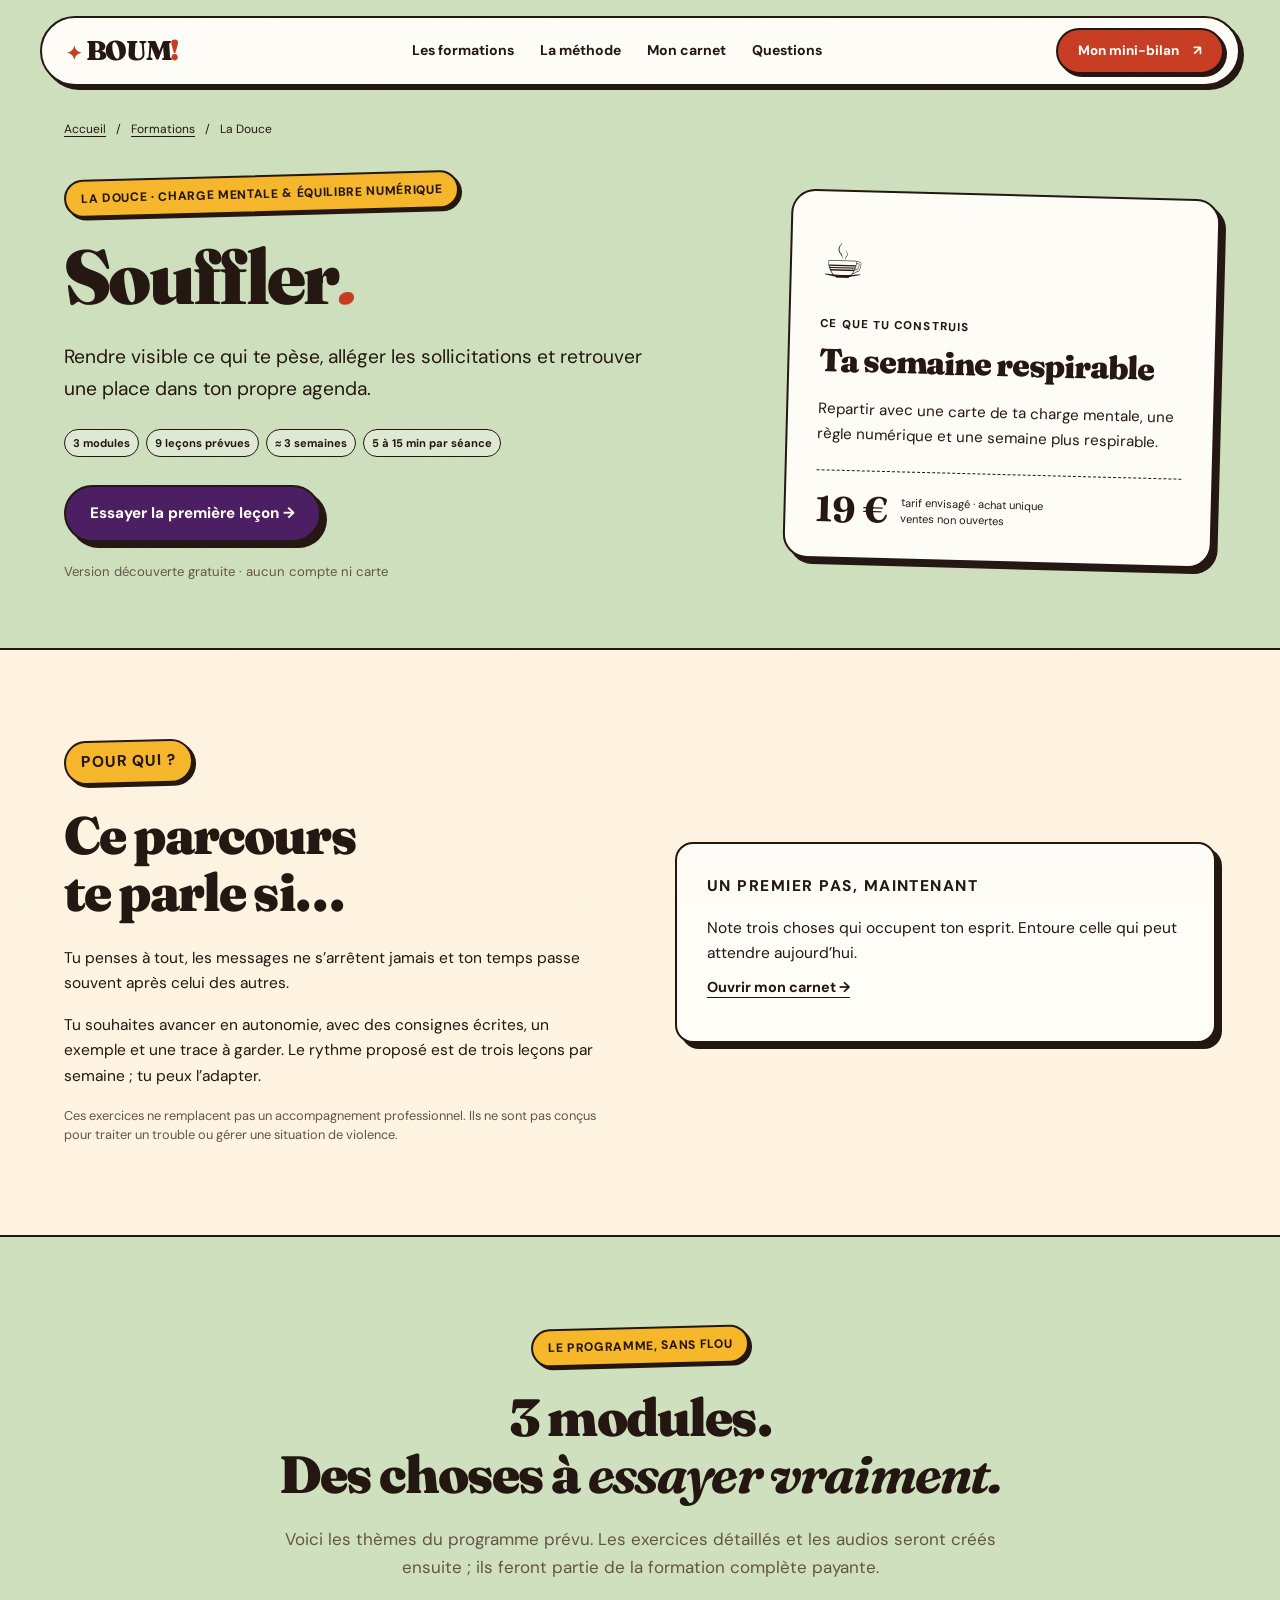
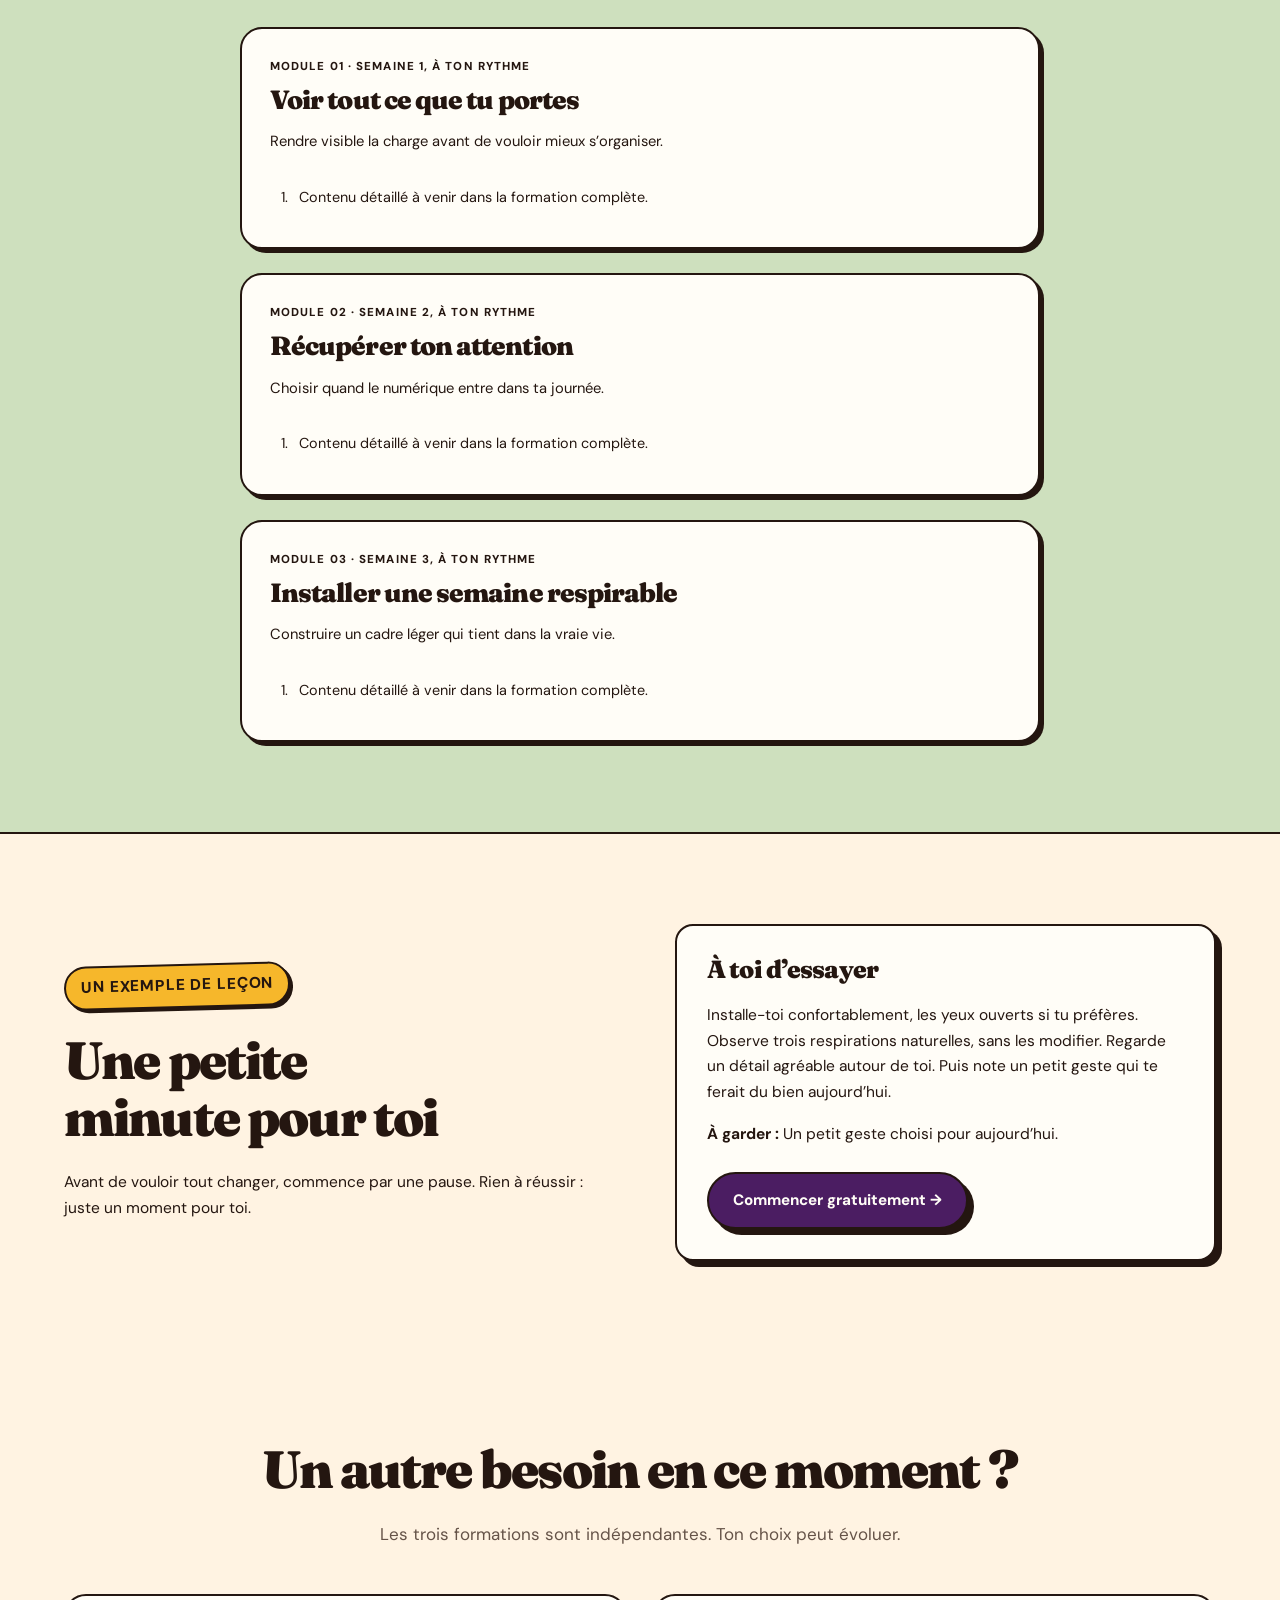
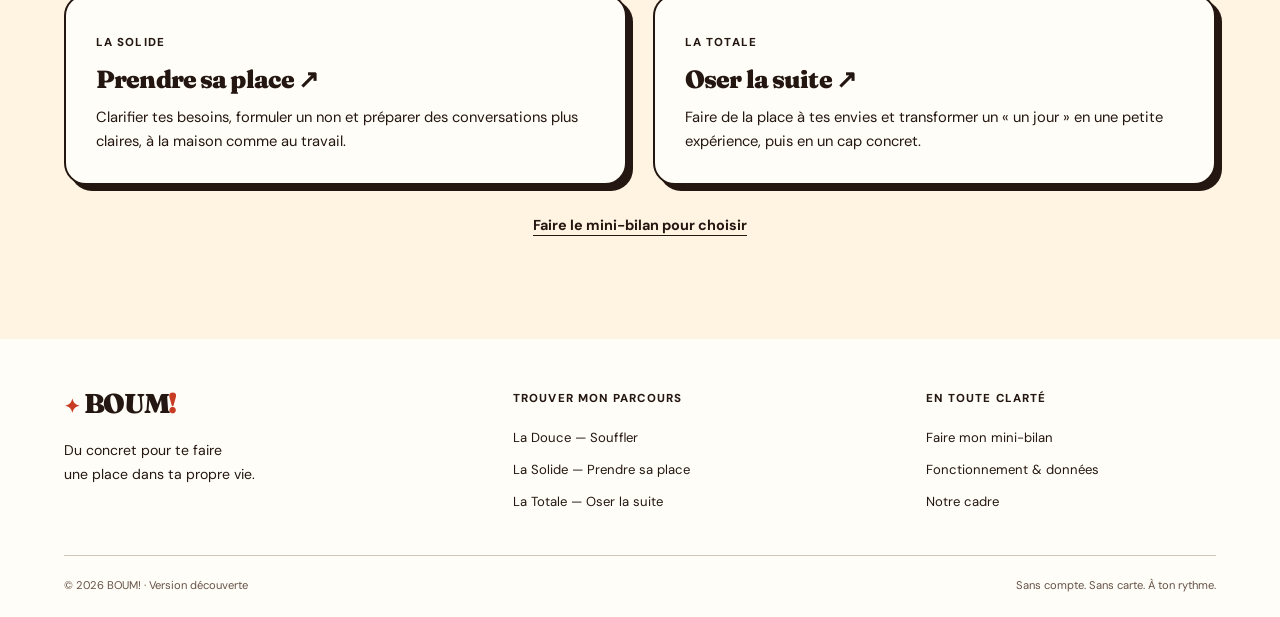
<file: formations/souffler-charge-mentale/index.html>
<!doctype html>
<html lang="fr"><head><meta charset="utf-8"><meta name="viewport" content="width=device-width, initial-scale=1">
<title>Souffler — Formation bien-être La Douce | BOUM!</title><meta name="description" content="Charge mentale &amp; équilibre numérique : 3 modules et 9 leçons prévues pour rendre visible ce qui te pèse, alléger les sollicitations et retrouver une place dans ton propre agenda."><link rel="canonical" href="https://samirneo.github.io/MAMA/formations/souffler-charge-mentale/">
<meta name="theme-color" content="#FFF3E2"><meta name="robots" content="index,follow,max-image-preview:large">
<meta property="og:type" content="website"><meta property="og:locale" content="fr_FR"><meta property="og:site_name" content="BOUM!"><meta property="og:title" content="Souffler — Formation bien-être La Douce | BOUM!"><meta property="og:description" content="Charge mentale &amp; équilibre numérique : 3 modules et 9 leçons prévues pour rendre visible ce qui te pèse, alléger les sollicitations et retrouver une place dans ton propre agenda."><meta property="og:url" content="https://samirneo.github.io/MAMA/formations/souffler-charge-mentale/"><meta property="og:image" content="https://samirneo.github.io/MAMA/assets/boum-partage.png"><meta property="og:image:width" content="1200"><meta property="og:image:height" content="630"><meta property="og:image:alt" content="BOUM! — Souffler, prendre sa place, oser la suite.">
<meta name="twitter:card" content="summary_large_image"><meta name="twitter:title" content="Souffler — Formation bien-être La Douce | BOUM!"><meta name="twitter:description" content="Charge mentale &amp; équilibre numérique : 3 modules et 9 leçons prévues pour rendre visible ce qui te pèse, alléger les sollicitations et retrouver une place dans ton propre agenda."><meta name="twitter:image" content="https://samirneo.github.io/MAMA/assets/boum-partage.png">
<link rel="icon" href="../../assets/favicon.svg" type="image/svg+xml"><link rel="preconnect" href="https://fonts.googleapis.com"><link rel="preconnect" href="https://fonts.gstatic.com" crossorigin>
<link href="https://fonts.googleapis.com/css2?family=Fraunces:ital,opsz,wght@0,9..144,500;0,9..144,700;0,9..144,900;1,9..144,700;1,9..144,900&family=DM+Sans:wght@400;500;600;700;800&display=swap" rel="stylesheet">
<link rel="stylesheet" href="../../site.css"><script type="application/ld+json">{"@context":"https://schema.org","@graph":[{"@type":"Course","@id":"https://samirneo.github.io/MAMA/formations/souffler-charge-mentale/#formation","name":"La Douce — Souffler","description":"Rendre visible ce qui te pèse, alléger les sollicitations et retrouver une place dans ton propre agenda.","url":"https://samirneo.github.io/MAMA/formations/souffler-charge-mentale/","inLanguage":"fr-FR","provider":{"@type":"Organization","name":"BOUM!","url":"https://samirneo.github.io/MAMA/"},"educationalLevel":"Débutant","teaches":"Repartir avec une carte de ta charge mentale, une règle numérique et une semaine plus respirable.","hasCourseInstance":{"@type":"CourseInstance","courseMode":"online","inLanguage":"fr-FR"}},{"@type":"BreadcrumbList","itemListElement":[{"@type":"ListItem","position":1,"name":"BOUM!","item":"https://samirneo.github.io/MAMA/"},{"@type":"ListItem","position":2,"name":"Souffler","item":"https://samirneo.github.io/MAMA/formations/souffler-charge-mentale/"}]}]}</script>
<script src="../../formations.js" defer></script><script src="../../programme-core.js" defer></script><script src="../../script.js" defer></script><script src="../../programme.js" defer></script></head><body><div class="sun-cursor" id="sunCursor" aria-hidden="true">☀</div><a class="skip" href="#contenu">Aller au contenu</a><header class="nav" id="nav"><div class="nav__inner"><a class="logo" href="../../" aria-label="BOUM! — accueil"><span aria-hidden="true">✦</span> BOUM<span>!</span></a><nav id="navLinks" class="nav__links" aria-label="Navigation principale"><a href="../../#formules">Les formations</a><a href="../../#methode">La méthode</a><a href="../../#programme">Mon carnet</a><a href="../../#faq">Questions</a></nav><a class="btn btn--small nav__cta" href="../../#bilan">Mon mini-bilan <span aria-hidden="true">↗</span></a><button class="burger" id="burger" aria-label="Ouvrir le menu" aria-expanded="false" aria-controls="navLinks"><span></span><span></span></button></div></header><main id="contenu"><section class="course-hero course-hero--sage"><div class="wrap"><nav class="breadcrumb" aria-label="Fil d’Ariane"><a href="../../">Accueil</a><span aria-hidden="true">/</span><a href="../../#formules">Formations</a><span aria-hidden="true">/</span><span>La Douce</span></nav><div class="course-hero__grid"><div><p class="eyebrow">La Douce · Charge mentale & équilibre numérique</p><h1>Souffler<em>.</em></h1><p class="course-hero__lead">Rendre visible ce qui te pèse, alléger les sollicitations et retrouver une place dans ton propre agenda.</p><ul class="course-card__facts"><li>3 modules</li><li>9 leçons prévues</li><li>≈ 3 semaines</li><li>5 à 15 min par séance</li></ul><a href="../../?formation=douce#programme" class="btn btn--dark">Essayer la première leçon →</a><p class="small">Version découverte gratuite · aucun compte ni carte</p></div><aside class="course-promise"><span class="course-promise__emoji" aria-hidden="true">☕</span><p class="label">Ce que tu construis</p><h2>Ta semaine respirable</h2><p>Repartir avec une carte de ta charge mentale, une règle numérique et une semaine plus respirable.</p><p class="course-card__price"><strong>19 €</strong><span>tarif envisagé · achat unique<br>ventes non ouvertes</span></p></aside></div></div></section><section class="section"><div class="wrap course-detail-grid"><div><p class="eyebrow">Pour qui ?</p><h2>Ce parcours te parle si…</h2><p>Tu penses à tout, les messages ne s’arrêtent jamais et ton temps passe souvent après celui des autres.</p><p>Tu souhaites avancer en autonomie, avec des consignes écrites, un exemple et une trace à garder. Le rythme proposé est de trois leçons par semaine ; tu peux l’adapter.</p><p class="small">Ces exercices ne remplacent pas un accompagnement professionnel. Ils ne sont pas conçus pour traiter un trouble ou gérer une situation de violence.</p></div><div class="paper-note"><p class="label">Un premier pas, maintenant</p><p>Note trois choses qui occupent ton esprit. Entoure celle qui peut attendre aujourd’hui.</p><a class="text-link" href="../../?formation=douce#programme">Ouvrir mon carnet →</a></div></div></section><section class="section syllabus"><div class="wrap wrap--narrow"><div class="section-heading"><p class="eyebrow">Le programme, sans flou</p><h2>3 modules.<br>Des choses à <em>essayer vraiment.</em></h2><p>Voici les thèmes du programme prévu. Les exercices détaillés et les audios seront créés ensuite ; ils feront partie de la formation complète payante.</p></div><article class="module"><p class="label">Module 01 · semaine 1, à ton rythme</p><h3>Voir tout ce que tu portes</h3><p>Rendre visible la charge avant de vouloir mieux s’organiser.</p><ol><li>Contenu détaillé à venir dans la formation complète.</li></ol></article><article class="module"><p class="label">Module 02 · semaine 2, à ton rythme</p><h3>Récupérer ton attention</h3><p>Choisir quand le numérique entre dans ta journée.</p><ol><li>Contenu détaillé à venir dans la formation complète.</li></ol></article><article class="module"><p class="label">Module 03 · semaine 3, à ton rythme</p><h3>Installer une semaine respirable</h3><p>Construire un cadre léger qui tient dans la vraie vie.</p><ol><li>Contenu détaillé à venir dans la formation complète.</li></ol></article></div></section><section class="section"><div class="wrap course-detail-grid"><div><p class="eyebrow">Un exemple de leçon</p><h2>Une petite minute pour toi</h2><p>Avant de vouloir tout changer, commence par une pause. Rien à réussir : juste un moment pour toi.</p></div><div class="paper-note"><h3>À toi d’essayer</h3><p>Installe-toi confortablement, les yeux ouverts si tu préfères. Observe trois respirations naturelles, sans les modifier. Regarde un détail agréable autour de toi. Puis note un petit geste qui te ferait du bien aujourd’hui.</p><p><strong>À garder :</strong> Un petit geste choisi pour aujourd’hui.</p><a class="btn btn--dark" href="../../?formation=douce#programme">Commencer gratuitement →</a></div></div></section><section class="section course-other"><div class="wrap"><div class="section-heading"><h2>Un autre besoin en ce moment ?</h2><p>Les trois formations sont indépendantes. Ton choix peut évoluer.</p></div><div class="other-grid"><a class="other-card" href="../confiance-limites/"><span class="label">La Solide</span><h3>Prendre sa place ↗</h3><p>Clarifier tes besoins, formuler un non et préparer des conversations plus claires, à la maison comme au travail.</p></a><a class="other-card" href="../nouveau-cap-projet-personnel/"><span class="label">La Totale</span><h3>Oser la suite ↗</h3><p>Faire de la place à tes envies et transformer un « un jour » en une petite expérience, puis en un cap concret.</p></a></div><a class="text-link centered" href="../../#bilan">Faire le mini-bilan pour choisir</a></div></section></main><footer class="footer"><div class="wrap footer__grid"><div><a class="logo" href="../../"><span aria-hidden="true">✦</span> BOUM<span>!</span></a><p>Du concret pour te faire<br>une place dans ta propre vie.</p></div><nav aria-label="Formations"><p class="label">Trouver mon parcours</p><a href="../../formations/souffler-charge-mentale/">La Douce — Souffler</a><a href="../../formations/confiance-limites/">La Solide — Prendre sa place</a><a href="../../formations/nouveau-cap-projet-personnel/">La Totale — Oser la suite</a></nav><nav aria-label="Informations"><p class="label">En toute clarté</p><a href="../../#bilan">Faire mon mini-bilan</a><a href="../../#faq">Fonctionnement & données</a><a href="../../#cadre">Notre cadre</a></nav></div><div class="wrap footer__bottom"><p>© 2026 BOUM! · Version découverte</p><p>Sans compte. Sans carte. À ton rythme.</p></div></footer></body></html>
</file>
<file: site.css>
:root{--cream:#fff3e2;--paper:#fffdf7;--ink:#241610;--soft:#655348;--tomato:#c83c23;--mustard:#f6b72b;--plum:#4b1d62;--sage:#cee0be;--pink:#f8b6c4;--sky:#bddcec;--line:2px solid var(--ink);--shadow:6px 6px 0 var(--ink);--font:"DM Sans",system-ui,sans-serif;--display:"Fraunces",Georgia,serif}
*{box-sizing:border-box}html{scroll-behavior:smooth;scroll-padding-top:110px;overflow-x:clip}body{margin:0;background:var(--cream);color:var(--ink);font-family:var(--font);font-size:17px;line-height:1.65;-webkit-font-smoothing:antialiased}body::after{content:"";position:fixed;inset:0;pointer-events:none;z-index:200;opacity:.15;background-image:url("data:image/svg+xml,%3Csvg xmlns='http://www.w3.org/2000/svg' width='140' height='140'%3E%3Cfilter id='n'%3E%3CfeTurbulence type='fractalNoise' baseFrequency='.9' numOctaves='2' stitchTiles='stitch'/%3E%3C/filter%3E%3Cpath fill='%23000' opacity='.15' filter='url(%23n)' d='M0 0h140v140H0z'/%3E%3C/svg%3E")}[hidden]{display:none!important}a{color:inherit}button,input,select,textarea{font:inherit}button,a,input,select,textarea{-webkit-tap-highlight-color:transparent}button{cursor:pointer}button:disabled{cursor:default;opacity:.45}button:focus-visible,a:focus-visible,input:focus-visible,select:focus-visible,textarea:focus-visible,summary:focus-visible{outline:3px solid var(--plum);outline-offset:5px}h1,h2,h3,h4,p{margin:0}h1,h2,h3,h4{font-family:var(--display);line-height:1.08;letter-spacing:-.035em;text-wrap:balance}h1,h2,h3{font-weight:900}p,li{ text-wrap:pretty}p+p{margin-top:16px}ul,ol{padding:0;margin:0}h2{font-size:clamp(2rem,4.1vw,3.35rem)}h3{font-size:1.55rem}h4{font-size:1.3rem}em{font-weight:700}::selection{background:var(--mustard);color:var(--ink)}.wrap{width:min(1160px,90%);margin-inline:auto}.wrap--narrow{max-width:800px}.section{padding:90px 0}.section-heading{max-width:760px;margin:0 auto 46px;text-align:center}.section-heading>p:last-child{margin:22px auto 0;max-width:65ch;color:var(--soft)}.eyebrow{display:inline-block;font-size:.76rem;letter-spacing:.055em;text-transform:uppercase;font-weight:800;padding:7px 15px;border:var(--line);border-radius:100px;background:var(--mustard);box-shadow:3px 3px 0 var(--ink);transform:rotate(-1.5deg);margin-bottom:24px}.label{font-size:.72rem;font-weight:800;letter-spacing:.095em;text-transform:uppercase}.small{font-size:.82rem;color:var(--soft);line-height:1.55}.text-link{font:inherit;font-weight:700;font-size:.9rem;border:0;background:transparent;padding:9px 0;min-height:44px;text-decoration:underline;text-underline-offset:5px;color:var(--ink);display:inline-block;text-align:left}.text-link:hover{color:var(--tomato)}.text-link--muted{font-size:.8rem;color:var(--soft)}.centered{display:block;width:fit-content;margin:20px auto 0}.btn{display:inline-flex;align-items:center;justify-content:center;gap:14px;min-height:48px;border:var(--line);border-radius:100px;padding:14px 24px;font-weight:800;font-size:.95rem;text-decoration:none;text-align:center;background:var(--tomato);color:var(--paper);box-shadow:var(--shadow);transition:transform .16s ease,box-shadow .16s ease,background .16s ease}.btn:hover{transform:translate(-1px,-2px);box-shadow:7px 8px 0 var(--ink)}.btn:active{scale:.96}.btn--dark{background:var(--plum);color:var(--paper)}.btn--paper{background:var(--paper);color:var(--ink)}.btn--small{padding:10px 20px;min-height:44px;font-size:.84rem;box-shadow:3px 3px 0 var(--ink)}.skip{position:fixed;left:20px;top:-100px;background:var(--paper);padding:12px 20px;z-index:500}.skip:focus{top:12px}.sr-only{position:absolute;width:1px;height:1px;padding:0;margin:-1px;overflow:hidden;clip-path:inset(50%);white-space:nowrap;border:0}.logo{display:inline-flex;align-items:baseline;white-space:nowrap;font-family:var(--display);font-weight:900;font-size:1.7rem;letter-spacing:-.05em;text-decoration:none;line-height:1.1}.logo span{color:var(--tomato)}.logo span:first-child{margin-right:5px;font-size:1.2rem}
/* Navigation: une présence discrète, un accès direct au bilan. */
.nav{position:fixed;top:16px;left:0;right:0;z-index:100;pointer-events:none}.nav__inner{width:min(1200px,94%);margin:auto;display:flex;align-items:center;justify-content:space-between;gap:24px;padding:10px 14px 10px 24px;background:var(--paper);border:var(--line);border-radius:100px;box-shadow:4px 4px 0 var(--ink);pointer-events:auto}.nav__links{display:flex;gap:26px;align-items:center}.nav__links a{font-size:.88rem;text-decoration:none;font-weight:700;padding:8px 0}.nav__links a:hover{text-decoration:underline;text-underline-offset:5px}.burger{display:none}
/* Accueil et mini-bilan : le premier geste est visible sans chercher. */
.hero{padding:142px 0 70px}.hero__grid{display:grid;grid-template-columns:1fr 1fr;gap:60px;align-items:center}.hero__copy h1{font-size:clamp(2.8rem,4.7vw,4.35rem);line-height:1.05}.hero__copy h1 em{color:var(--tomato);position:relative}.hero__lead{font-size:1.12rem;line-height:1.6;margin-top:28px;max-width:46ch}.hero__audience{font-size:.88rem;color:var(--soft);max-width:48ch;margin-top:18px}.hero__note{display:flex;align-items:center;gap:20px;font-size:.9rem;margin:25px 0 10px}.flower{display:block;width:78px;height:78px;flex-shrink:0;color:var(--mustard)}.hero__note .flower{transform:rotate(-12deg)}.hero__browse{font-size:.83rem}.finder{background:var(--paper);border:var(--line);border-radius:28px;padding:27px 30px 22px;box-shadow:8px 8px 0 var(--plum);min-width:0;scroll-margin-top:110px}.finder__top{display:flex;justify-content:space-between;align-items:center;gap:10px}.finder__badge{font-size:.7rem;font-weight:800;background:var(--mustard);border:1.5px solid var(--ink);padding:4px 9px;border-radius:100px;white-space:nowrap}.finder__progress{height:5px;border-radius:20px;background:#e8dfd2;margin:20px 0 18px;overflow:hidden}.finder__progress span{display:block;height:100%;width:33.33%;background:var(--plum);transition:width .18s ease}.finder__count{font-size:.73rem;font-weight:800;letter-spacing:.04em;color:var(--soft);margin-bottom:9px}.finder h2{font-size:clamp(1.65rem,2.65vw,2.15rem);line-height:1.15;margin-bottom:20px}.finder__answers{display:grid;gap:10px}.finder__answers button,.finder__answers a{display:flex;align-items:center;gap:12px;width:100%;background:var(--cream);border:1.5px solid var(--ink);border-radius:14px;padding:14px 15px;min-height:66px;color:var(--ink);font-size:.93rem;font-weight:700;text-align:left;text-decoration:none;transition:background .15s ease,transform .15s ease}.finder__answers button:hover,.finder__answers a:hover{background:var(--mustard);transform:translateX(3px)}.finder__answers .answer-icon{font-size:1.3rem;flex:0 0 30px;text-align:center}.finder__answers .answer-arrow{margin-left:auto;font-size:1.2rem;font-weight:400}.finder__back{border:0;background:transparent;color:var(--soft);font-size:.8rem;text-decoration:underline;text-underline-offset:4px;min-height:44px;padding:10px 0;margin-top:8px}.finder__privacy{font-size:.68rem;text-align:center;color:var(--soft);margin-top:20px}.finder__first{background:var(--sage);border:1.5px solid var(--ink);border-radius:16px;padding:16px;margin:18px 0 12px}.finder__first p{font-size:.9rem;margin-top:8px}.finder #resultReason{font-size:.91rem}.finder #resultStart{width:100%;margin:18px 0 8px}.finder #resultDetail{display:block;text-align:center;font-size:.82rem}.finder #finderRestart{display:block;margin:4px auto 0}.ticker{display:flex;justify-content:center;gap:28px;align-items:center;padding:16px 10px;background:var(--plum);color:var(--cream);border-block:var(--line);font-size:.76rem;font-weight:800;letter-spacing:.07em;overflow:hidden;white-space:nowrap}.ticker b{color:var(--mustard);font-size:1.2rem}
/* Contenu éditorial et cartes des formations. */
.reality{background:var(--sage);border-bottom:var(--line)}.reality__grid{display:grid;grid-template-columns:repeat(3,1fr);gap:36px}.reality__grid article{border-top:1.5px solid var(--ink);padding-top:20px}.reality__grid article>span{font:italic 1.65rem var(--display);display:block;margin-bottom:18px}.reality__grid h3{font-size:1.4rem;margin-bottom:12px}.reality__grid p{font-size:.92rem}.course-grid{display:grid;grid-template-columns:repeat(3,minmax(0,1fr));gap:25px;align-items:stretch}.course-card{display:flex;flex-direction:column;border:var(--line);border-radius:26px;box-shadow:var(--shadow);padding:27px;min-width:0;position:relative}.course-card--sage{background:var(--sage)}.course-card--pink{background:var(--pink)}.course-card--mustard{background:var(--mustard)}.course-card__top{display:flex;align-items:center;justify-content:space-between;margin-bottom:22px}.course-card__symbol{font-size:2rem;line-height:1}.course-card__name{font-size:.82rem;font-weight:800;margin-bottom:7px}.course-card h3{font-size:2.15rem;min-height:2.2em}.course-card__topic{font-size:.78rem;font-weight:800;line-height:1.5;min-height:3em;margin:12px 0 15px}.course-card>p:not([class]){font-size:.92rem;margin:0 0 20px;flex:1}.course-card__facts{display:flex;flex-wrap:wrap;gap:7px;list-style:none;margin:0 0 23px}.course-card__facts li{border:1px solid var(--ink);border-radius:100px;background:#ffffff52;padding:4px 8px;font-size:.7rem;font-weight:700}.course-card__outcome{border-top:1.5px dashed var(--ink);border-bottom:1.5px dashed var(--ink);padding:17px 0;min-height:112px;margin-top:auto}.course-card__outcome strong{font-family:var(--display);font-size:1.28rem;line-height:1.2;display:block;margin-top:7px}.course-card__price{display:flex;gap:12px;align-items:center;margin:24px 0}.course-card__price strong{font-family:var(--display);font-size:2.25rem;line-height:1;font-variant-numeric:tabular-nums;white-space:nowrap}.course-card__price span{font-size:.69rem;line-height:1.45}.course-card>.btn{padding-inline:16px;font-size:.86rem}.course-card>.text-link{font-size:.77rem;text-align:center;margin-top:13px;line-height:1.5}.section-note{font-size:.81rem;color:var(--soft);text-align:center;max-width:700px;margin:32px auto 0}.method{background:var(--pink);border-block:var(--line)}.method__grid{display:grid;grid-template-columns:1fr 1fr;gap:90px;align-items:center}.method__grid>div>p:not(.eyebrow){margin:24px 0;max-width:44ch}.method__steps{list-style:none;display:grid;gap:24px}.method__steps li{display:flex;gap:22px;padding:24px;background:var(--paper);border:var(--line);border-radius:20px;box-shadow:4px 4px 0 var(--ink)}.method__steps li>span{font-family:var(--display);font-style:italic;font-size:2rem;color:var(--tomato);line-height:1.2}.method__steps h3{font-size:1.35rem}.method__steps p{font-size:.9rem;margin-top:10px}
/* Carnet de formation. */
.studio__shell{border:var(--line);border-radius:26px;box-shadow:var(--shadow);display:grid;grid-template-columns:300px 1fr;background:var(--paper);overflow:hidden}.studio__sidebar{background:var(--mustard);padding:26px;border-right:var(--line);min-width:0}.studio__brand{font-family:var(--display);font-size:1.7rem;font-weight:900;display:flex;justify-content:space-between;margin-bottom:25px}.studio__sidebar label:not(.check-label){display:block;font-weight:800;font-size:.76rem;margin:18px 0 7px}select{display:block;width:100%;padding:12px 30px 12px 11px;background:var(--paper);border:1.5px solid var(--ink);border-radius:11px;font-size:.82rem;color:var(--ink);min-height:45px}.studio__progress{margin:25px 0 20px;font-size:.77rem;font-weight:700;font-variant-numeric:tabular-nums}progress{display:block;appearance:none;height:9px;width:100%;border:0;border-radius:20px;overflow:hidden;background:#fff7dc;margin-top:9px}progress::-webkit-progress-bar{background:#fff7dc}progress::-webkit-progress-value{background:var(--plum)}progress::-moz-progress-bar{background:var(--plum)}.curriculum{border-block:1.5px solid var(--ink);margin-bottom:20px}.curriculum summary{padding:12px 0;cursor:pointer;font-size:.8rem;font-weight:800}.curriculum ol{list-style:none;padding-bottom:10px;display:grid;gap:4px}.curriculum button{border:0;background:transparent;border-radius:6px;display:block;width:100%;padding:9px 7px;text-align:left;font-size:.77rem;line-height:1.4;color:var(--ink);min-height:44px}.curriculum button[aria-current="step"]{background:var(--paper);font-weight:800}.curriculum button:hover{background:#ffffff65}.check-label{display:flex;gap:9px;font-size:.76rem;font-weight:700;line-height:1.5;cursor:pointer}.check-label input{width:18px;height:18px;accent-color:var(--plum);flex-shrink:0}.studio__sidebar .small{font-size:.72rem;margin-top:12px}.studio__sidebar>.text-link{display:block;font-size:.77rem}.lesson{padding:38px 42px;min-width:0}.lesson__head{display:flex;justify-content:space-between;gap:16px;align-items:center;margin-bottom:16px}.lesson__head .label{font-size:.7rem}.pill{border:1px solid var(--ink);background:var(--sage);padding:4px 10px;border-radius:100px;font-size:.75rem;font-weight:700;white-space:nowrap;font-variant-numeric:tabular-nums}.lesson h3{font-size:2.05rem;margin-bottom:20px}.lesson>p{font-size:.95rem}.lesson__exercise{background:var(--cream);border:var(--line);border-radius:18px;padding:24px;margin:25px 0 15px}.lesson__exercise h4{margin-bottom:12px}.lesson__exercise p{font-size:.94rem}.lesson__pace{font-weight:700;font-size:.83rem!important;color:var(--plum);border-top:1px dashed var(--ink);padding-top:14px;margin-top:15px}.lesson__example{margin-bottom:20px}.lesson__example summary{cursor:pointer;font-size:.86rem;font-weight:700;padding:8px 0;min-height:44px}.lesson__example p{font-size:.87rem;padding:12px 16px;background:var(--sage);border-radius:10px}.lesson>label{font-size:.85rem;font-weight:800;display:block;margin-bottom:8px}textarea{width:100%;border:1.5px solid var(--ink);border-radius:12px;padding:13px;resize:vertical;font-size:.91rem;line-height:1.6;background:var(--paper);color:var(--ink)}.lesson #notePrivacy{font-size:.72rem;margin-top:6px}.lesson__output{margin-top:22px;font-size:.87rem!important}.lesson__output>span:first-child{color:var(--tomato)}.lesson__controls{display:flex;gap:22px;align-items:center;flex-wrap:wrap;margin-top:24px}.lesson__controls .btn{font-size:.85rem}.lesson__controls .text-link{font-size:.8rem}.lesson__pagination{display:flex;justify-content:space-between;align-items:center;gap:12px;padding-top:22px;margin-top:20px;border-top:1.5px dashed var(--ink);font-size:.78rem;font-weight:700;font-variant-numeric:tabular-nums}.lesson__pagination button{background:transparent;border:none;padding:8px 0;min-height:44px;font-size:inherit;font-weight:inherit;color:inherit}.lesson__pagination button:hover:not(:disabled){text-decoration:underline;text-underline-offset:4px}.lesson__finished{padding:22px;background:var(--sage);border:var(--line);border-radius:18px;margin-top:20px}.lesson__finished p{font-size:.86rem;margin-top:12px}.lesson #audioStatus:empty,.lesson #notebookStatus:empty{display:none}.lesson #audioStatus,.lesson #notebookStatus{margin-top:14px;font-size:.77rem}
/* Cadre, FAQ et pied de page. */
.framework{background:var(--sage);border-block:var(--line);padding:65px 0}.framework__box{display:grid;grid-template-columns:150px 1fr;gap:55px;align-items:center;max-width:900px}.framework__flower .flower{width:150px;height:150px;color:var(--pink);rotate:-12deg}.framework h2{font-size:2.55rem;margin:12px 0 22px}.framework__box>div>p:not(.label){font-size:.95rem}.framework__box .small{font-size:.8rem!important}.faq__item{border-bottom:1.5px solid var(--ink)}.faq__item summary{list-style:none;cursor:pointer;display:flex;align-items:center;justify-content:space-between;gap:20px;font-weight:700;padding:23px 0;font-size:.98rem}.faq__item summary::-webkit-details-marker{display:none}.faq__item summary span{font-size:1.6rem;font-weight:400;flex-shrink:0}.faq__item[open] summary span{rotate:45deg}.faq__item p{font-size:.92rem;color:var(--soft);padding:0 36px 24px 0}.closing{background:var(--plum);color:var(--cream);text-align:center;padding:70px 0;border-block:var(--line)}.closing h2{margin:18px 0 30px;font-size:clamp(2rem,4vw,3.4rem)}.closing .btn{box-shadow:5px 5px 0 var(--mustard)}.closing>div>p:last-child{font-size:.78rem;margin-top:20px}.closing :focus-visible{outline-color:var(--mustard)}.footer{background:var(--paper);padding:50px 0 22px}.footer__grid{display:grid;grid-template-columns:1.1fr 1fr .8fr;gap:50px}.footer__grid>div>p{font-size:.88rem;margin-top:18px}.footer nav a{display:block;font-size:.82rem;text-decoration:none;padding:5px 0}.footer nav a:hover{text-decoration:underline}.footer nav .label{margin-bottom:14px}.footer__bottom{display:flex;justify-content:space-between;gap:20px;font-size:.7rem;color:var(--soft);border-top:1px solid #d1c5b7;margin-top:38px;padding-top:20px}.footer__bottom p+p{margin:0}
/* Pages des formations, indexables sans JavaScript. */
.course-hero{padding:120px 0 65px;border-bottom:var(--line)}.course-hero--sage{background:var(--sage)}.course-hero--pink{background:var(--pink)}.course-hero--mustard{background:var(--mustard)}.breadcrumb{display:flex;flex-wrap:wrap;gap:10px;font-size:.75rem;margin-bottom:35px}.breadcrumb a{text-underline-offset:3px}.course-hero__grid{display:grid;grid-template-columns:1.2fr .8fr;gap:80px;align-items:center}.course-hero h1{font-size:clamp(3.3rem,6vw,5.4rem);line-height:1.05}.course-hero h1 em{color:var(--tomato)}.course-hero__lead{font-size:1.2rem;margin:24px 0;max-width:45ch}.course-hero .course-card__facts{margin-bottom:28px}.course-hero .small{margin-top:20px}.course-promise{padding:30px;border:var(--line);border-radius:24px;background:var(--paper);box-shadow:var(--shadow);transform:rotate(1.5deg)}.course-promise__emoji{display:block;font-size:3rem;margin-bottom:14px}.course-promise h2{font-size:2rem;margin:10px 0 18px}.course-promise>p:not(.label):not(.course-card__price){font-size:.94rem}.course-promise .course-card__price{margin-bottom:0;padding-top:20px;border-top:1px dashed var(--ink)}.course-detail-grid{display:grid;grid-template-columns:1fr 1fr;gap:70px;align-items:center}.course-detail-grid h2{margin-bottom:25px}.course-detail-grid p{font-size:.97rem}.course-detail-grid .small{font-size:.8rem}.paper-note{background:var(--paper);padding:30px;border:var(--line);border-radius:18px;box-shadow:var(--shadow)}.paper-note>.label{margin-bottom:14px}.paper-note h3{margin-bottom:20px}.paper-note .btn{margin-top:25px}.syllabus{background:var(--sage);border-block:var(--line)}.module{background:var(--paper);border:var(--line);border-radius:22px;padding:28px;margin-top:24px;box-shadow:4px 4px 0 var(--ink)}.module h3{font-size:1.65rem;margin:10px 0 15px}.module>p:not(.label){font-size:.92rem}.module ol{padding-left:22px;margin-top:22px}.module li{padding:10px 0 10px 7px;font-size:.9rem}.module li span{display:block;font-size:.82rem;color:var(--soft)}.other-grid{display:grid;grid-template-columns:1fr 1fr;gap:26px}.other-card{display:block;padding:30px;border:var(--line);border-radius:22px;box-shadow:var(--shadow);background:var(--paper);text-decoration:none}.other-card h3{margin:12px 0}.other-card p:not(.label){font-size:.92rem}.other-card:hover{background:var(--pink)}.not-found{width:min(640px,90%);margin:100px auto}.not-found h1{font-size:3rem;margin:40px 0 20px}.not-found .btn{margin-top:30px}
@media(min-width:1400px){.hero{padding-top:155px;padding-bottom:85px}.hero__grid{gap:75px}}
@media(max-width:1050px){.nav__links{gap:16px}.nav__links a{font-size:.78rem}.hero__grid{gap:30px}.finder{padding:24px}.hero__copy h1{font-size:3.15rem}.course-card{padding:22px}.course-card h3{font-size:1.85rem}.course-card__facts{gap:5px}.course-card__facts li{font-size:.65rem}.method__grid{gap:45px}.studio__shell{grid-template-columns:260px 1fr}.studio__sidebar{padding:22px}.lesson{padding:30px}.course-hero__grid{gap:40px}}
@media(max-width:800px){.section{padding:65px 0}.nav{top:10px}.nav__inner{padding:10px 12px 10px 20px}.nav__cta{margin-left:auto}.burger{display:grid;place-content:center;gap:6px;width:43px;height:43px;flex-shrink:0;border:var(--line);border-radius:50%;background:var(--mustard)}.burger span{height:2px;width:17px;background:var(--ink)}.burger[aria-expanded="true"] span:first-child{transform:translateY(4px) rotate(45deg)}.burger[aria-expanded="true"] span:last-child{transform:translateY(-4px) rotate(-45deg)}.nav__links{position:absolute;left:3%;right:3%;top:76px;background:var(--paper);border:var(--line);border-radius:20px;box-shadow:var(--shadow);padding:16px;display:none}.nav__links.is-open{display:flex;flex-direction:column;align-items:stretch;gap:0}.nav__links a{font-size:1rem;padding:12px}.hero{padding:112px 0 48px}.hero__grid{grid-template-columns:1fr;gap:25px}.hero__copy{max-width:620px}.hero__copy h1{font-size:3.35rem}.hero__copy h1 br{display:none}.hero__copy .eyebrow{margin-bottom:18px}.hero__lead{font-size:1rem;margin-top:16px}.hero__audience,.hero__note,.hero__browse{display:none}.finder{width:100%;max-width:620px;margin:auto}.finder h2{font-size:1.9rem}.hero__copy{margin:auto;width:100%}.ticker{justify-content:flex-start;font-size:.69rem;gap:22px}.reality__grid{gap:25px}.course-grid{grid-template-columns:1fr;max-width:590px;margin:auto;gap:25px}.course-card{padding:28px}.course-card h3{font-size:2.5rem;min-height:0}.course-card__topic{min-height:0;font-size:.86rem}.course-card>p:not([class]){font-size:1rem}.course-card__facts li{font-size:.77rem;padding:5px 10px}.course-card__outcome{min-height:0}.course-card>.btn{font-size:.95rem}.course-card>.text-link{font-size:.85rem}.method__grid{grid-template-columns:1fr;gap:35px}.method__grid h2 br{display:none}.method__grid>div>p:not(.eyebrow){max-width:100%}.studio__shell{grid-template-columns:1fr}.studio__sidebar{border-right:0;border-bottom:var(--line);display:grid;grid-template-columns:1fr 1fr;gap:0 20px}.studio__brand,.studio__progress,.curriculum,.check-label,#storageStatus{grid-column:1/-1}.studio__sidebar label[for="courseSelect"]{grid-column:1;grid-row:2}.studio__sidebar label[for="paceSelect"]{grid-column:2;grid-row:2}.studio__sidebar #courseSelect{grid-column:1;grid-row:3}.studio__sidebar #paceSelect{grid-column:2;grid-row:3}.studio__brand{margin-bottom:0}.studio__progress{margin:20px 0 15px}.studio__sidebar>.text-link{margin-top:8px}.framework__box{grid-template-columns:90px 1fr;gap:30px}.framework__flower .flower{width:90px;height:90px}.framework h2{font-size:2.2rem}.footer__grid{gap:25px}.course-hero__grid,.course-detail-grid{gap:30px;grid-template-columns:1fr}.course-hero h1{font-size:3.7rem}.course-promise{transform:none}.course-detail-grid>div>p{max-width:65ch}.course-hero{padding-top:105px}}
@media(max-width:520px){html{scroll-padding-top:94px}body{font-size:16px}.wrap{width:90%}.nav__inner{gap:12px}.logo{font-size:1.5rem}.nav__cta{font-size:.72rem;min-height:40px;padding:8px 12px;gap:6px}.hero{padding-top:100px}.hero__grid{gap:22px}.hero__copy h1{font-size:2.55rem}.hero__copy .eyebrow{font-size:.61rem;padding:5px 10px;margin-bottom:15px}.hero__lead{font-size:.92rem;line-height:1.55;margin-top:14px}.hero__lead br{display:none}.finder{padding:19px 18px 14px;border-radius:22px;box-shadow:5px 5px 0 var(--plum)}.finder__top .label{font-size:.6rem}.finder__badge{font-size:.61rem}.finder__progress{margin:15px 0 13px}.finder h2{font-size:1.56rem;margin-bottom:16px}.finder__count{font-size:.65rem}.finder__answers{gap:8px}.finder__answers button,.finder__answers a{min-height:58px;padding:11px 12px;font-size:.82rem;gap:8px;border-radius:12px}.finder__answers .answer-icon{font-size:1.15rem;flex-basis:25px}.finder__privacy{font-size:.59rem;margin-top:15px}.finder #resultStart{font-size:.85rem;padding:13px 14px}.finder #resultReason{font-size:.86rem}.finder__first p{font-size:.84rem}.section-heading{margin-bottom:32px}.section-heading>p:last-child{font-size:.94rem}.reality__grid{grid-template-columns:1fr;gap:25px}.reality__grid article{display:grid;grid-template-columns:42px 1fr;gap:8px 14px}.reality__grid article>span{grid-row:1/3;margin:0}.reality__grid h3{margin:0}.reality__grid p{grid-column:2}.course-card{padding:24px}.course-card h3{font-size:2.3rem}.method__steps li{padding:22px 18px;gap:16px}.method__steps li>span{font-size:1.6rem}.method__steps h3{font-size:1.2rem}.studio__sidebar{padding:22px 18px;gap:0 10px}.studio__sidebar select{font-size:.72rem;padding-left:8px;padding-right:20px}.studio__sidebar label:not(.check-label){font-size:.72rem}.lesson{padding:25px 19px}.lesson h3{font-size:1.72rem}.lesson__head .label{font-size:.59rem}.lesson__head{gap:9px}.lesson__exercise{padding:20px 16px}.lesson__exercise p{font-size:.89rem}.lesson__controls{gap:10px}.lesson__controls .btn{width:100%;font-size:.84rem;padding:13px 18px}.lesson__controls .text-link{margin:auto}.lesson__pagination{font-size:.71rem;gap:8px}.framework__box{grid-template-columns:1fr;gap:18px}.framework__flower .flower{width:75px;height:75px}.framework h2{font-size:2rem}.faq__item summary{font-size:.91rem;padding:20px 0}.faq__item p{font-size:.88rem;padding-right:10px}.footer__grid{grid-template-columns:1fr;gap:28px}.footer__grid>div>p br{display:none}.footer__bottom{flex-direction:column;gap:9px}.closing h2{font-size:2.2rem}.closing .btn{font-size:.86rem;padding:14px 18px}.course-hero h1{font-size:3rem}.course-hero .eyebrow{font-size:.62rem}.course-hero__lead{font-size:1.05rem}.course-promise{padding:24px}.course-promise h2{font-size:1.8rem}.paper-note,.module,.other-card{padding:24px}.other-grid{grid-template-columns:1fr}.module h3{font-size:1.45rem}}
@media(prefers-reduced-motion:reduce){html{scroll-behavior:auto}*,*::before,*::after{animation:none!important;transition:none!important}.btn:active{scale:1}}
.sun-cursor{display:none}
@media(hover:hover) and (pointer:fine){html,body,a,button,summary,select{cursor:url("assets/cursor-soleil.svg") 16 16,auto}}
.course-card__benefits{list-style:none;display:grid;gap:10px;margin:0 0 22px;font-size:.83rem;line-height:1.5}.course-card__benefits li{position:relative;padding-left:22px}.course-card__benefits li::before{content:"✦";position:absolute;left:0;top:0}
.lesson__paywall{padding:32px 25px;background:var(--cream);border:var(--line);border-radius:20px;margin:15px 0}.lesson__paywall h3{margin:16px 0}.lesson__paywall>p:not(.label){font-size:.94rem}.lesson__paywall ul{padding-left:20px;margin:22px 0;display:grid;gap:10px;font-size:.9rem}.lesson__paywall .paywall-icon{font-size:2.3rem;color:var(--tomato)}.lesson__paywall .small{margin-top:18px;font-size:.78rem!important}.locked-label{font-size:.72rem;color:var(--soft)}.voice-control{margin-top:18px;display:flex;align-items:center;gap:12px;font-size:.8rem}.voice-control label{white-space:nowrap}.voice-control select{max-width:300px;font-size:.75rem;min-width:0}
</file>
